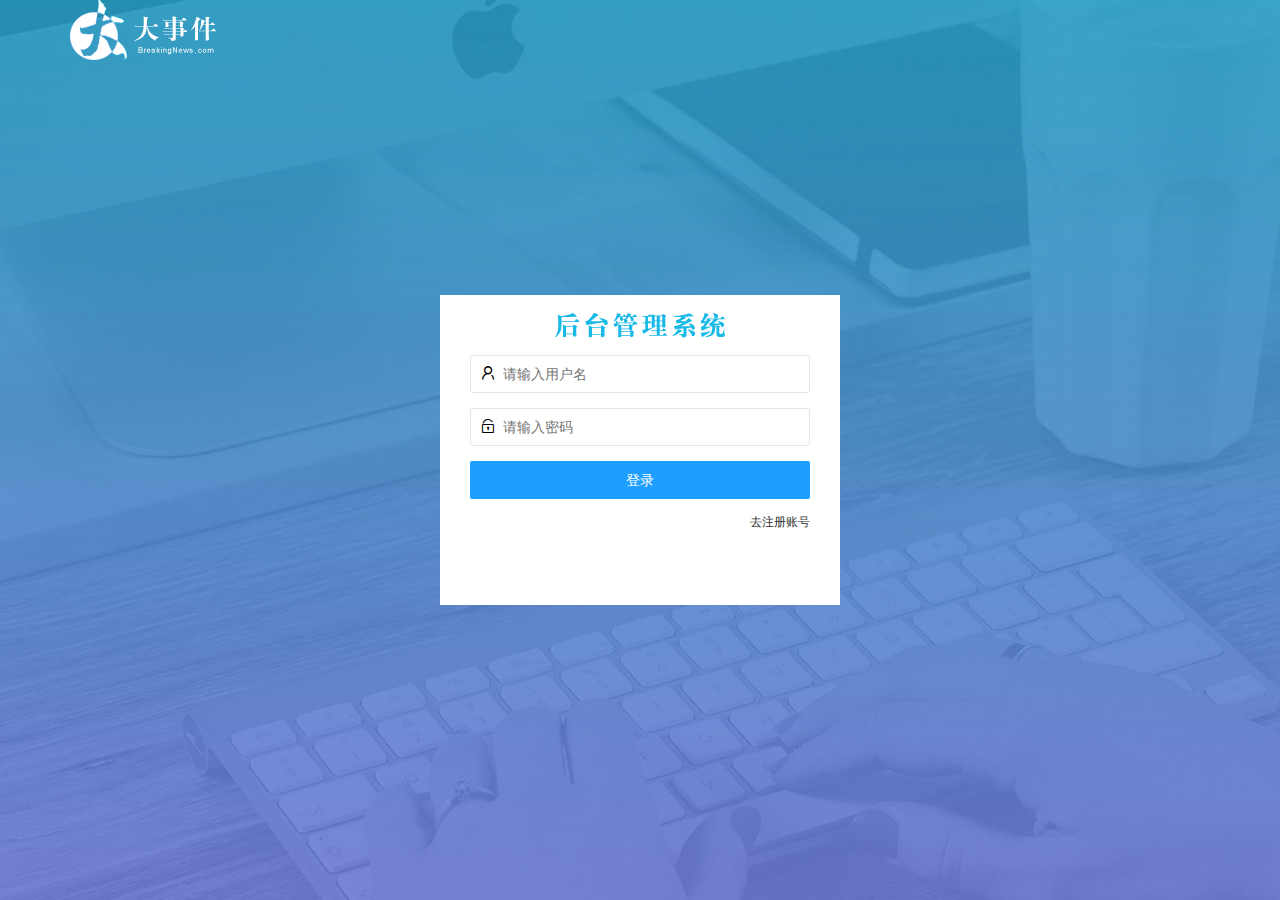
<file: login.html>
<!DOCTYPE html>
<html lang="en">
<head>
    <meta charset="UTF-8">
    <meta http-equiv="X-UA-Compatible" content="IE=edge">
    <meta name="viewport" content="width=device-width, initial-scale=1.0">
    <title>Document</title>
    <!-- 导入layui的样式 -->
    <link rel="stylesheet" href="/assets/lib/layui/css/layui.css"/>
    <!-- 导入自己的样式 -->
    <link rel="stylesheet" href="/assets/css/login.css"/>
</head>
<body>
    <!-- 头部的logo区域 -->
    <div class="layui-main">
        <img src="/assets/images/logo.png" alt="">
    </div>

    <!-- 登录注册区域 -->
    <div class="loginAndRegBox">
        <div class="title-box"></div>

        <!-- 登录的div -->
        <div class="login-box">
            <!-- 登录的表单 -->
            <form class="layui-form" id="form_login">
                <!-- 用户名 -->
             <div class="layui-form-item">
                <i class="layui-icon layui-icon-username"></i>   
                 <input type="text" name="username" required  lay-verify="required" placeholder="请输入用户名" autocomplete="off" class="layui-input">
            </div>
            <!-- 密码 -->
            <div class="layui-form-item">
                <i class="layui-icon layui-icon-password"></i>   
                 <input type="password" name="password" required  lay-verify="required|pwd" placeholder="请输入密码" autocomplete="off" class="layui-input">
            </div>
            <!-- 登录按钮 -->
            <div class="layui-form-item">
                <!-- 表单按钮和普通按钮区别在于，有个lay-submit属性 -->
                 <button class="layui-btn layui-btn-fluid  layui-btn-normal" lay-submit>登录</button>
            </div>
            <div class="layui-form-item links">
                 <a href="javascript:;" id="link_reg">去注册账号</a>
            </div>
            </form>
           
        </div>

        <!-- 注册的div -->
        <div class="reg-box">
            <!-- 注册的表单 -->
         <form class="layui-form" id="form_reg">
            <!-- 用户名 -->
             <div class="layui-form-item">
                <i class="layui-icon layui-icon-username"></i>   
                 <input type="text" name="username" required  lay-verify="required" placeholder="请输入用户名" autocomplete="off" class="layui-input">
            </div>
            <!-- 密码 -->
            <div class="layui-form-item">
                <i class="layui-icon layui-icon-password"></i>   
                 <input type="password" name="password" required  lay-verify="required|pwd"placeholder="请输入密码" autocomplete="off" class="layui-input">
            </div>
            <!-- 密码确认框 -->
             <div class="layui-form-item">
                <i class="layui-icon layui-icon-password"></i>   
                <input type="password" name="repassword" required  lay-verify="required|pwd|repwd" placeholder="再次确认密码" autocomplete="off" class="layui-input">
            </div>
            <!-- 注册按钮 -->
            <div class="layui-form-item">
                <!-- 表单按钮和普通按钮区别在于，有个lay-submit属性 -->
                 <button class="layui-btn layui-btn-fluid  layui-btn-normal" lay-submit>注册</button>
            </div>
            <div class="layui-form-item links">
                <a href="javascript:;" id="link_login">去登陆</a>
            </div>
        </form>
            
        </div>

    </div>

    <!-- 导入layui的js文件 -->
    <script src="/assets/lib/layui/layui.all.js"></script>

    <!-- 导入jQuery -->
    <script src="/assets/lib/jquery.js"></script>
    <!-- 导人自己封装的baseAPI.js -->
    <script src="/assets/js/baseAPI.js"></script>
    <!-- 导入自己的js -->
    <script src="/assets/js/login.js"></script>
</body>
</html>
</file>
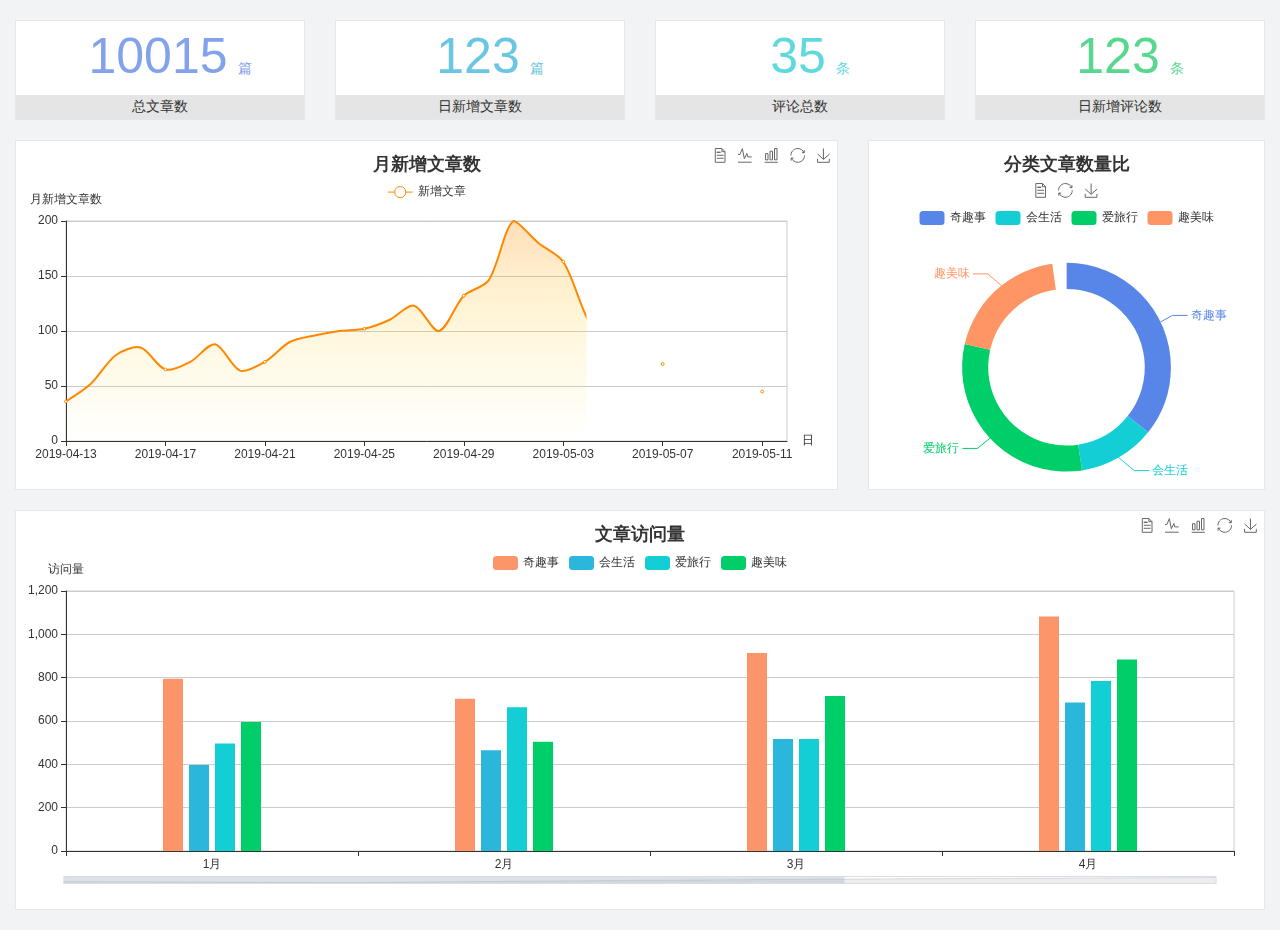
<file: home/dashboard.html>
<!DOCTYPE html>
<html lang="en">

<head>
  <meta charset="UTF-8">
  <meta name="viewport" content="width=device-width, initial-scale=1.0">
  <meta http-equiv="X-UA-Compatible" content="ie=edge">
  <title>图表统计</title>
  <link rel="stylesheet" href="../../assets/lib/bootstrap.css" />
  <link rel="stylesheet" href="../../assets/lib/main.css" />
  <script src="../../assets/lib/jquery.js"></script>
  <script type="text/javascript" src="../../assets/lib/echarts.min.js"></script>
</head>

<body>
  <div class="container-fluid">
    <div class="row spannel_list">
      <div class="col-sm-3 col-xs-6">
        <div class="spannel">
          <em>10015</em><span>篇</span>
          <b>总文章数</b>
        </div>
      </div>
      <div class="col-sm-3 col-xs-6">
        <div class="spannel scolor01">
          <em>123</em><span>篇</span>
          <b>日新增文章数</b>
        </div>
      </div>
      <div class="col-sm-3 col-xs-6">
        <div class="spannel scolor02">
          <em>35</em><span>条</span>
          <b>评论总数</b>
        </div>
      </div>
      <div class="col-sm-3 col-xs-6">
        <div class="spannel scolor03">
          <em>123</em><span>条</span>
          <b>日新增评论数</b>
        </div>
      </div>
    </div>
  </div>

  <div class="container-fluid">
    <div class="row curve-pie">
      <div class="col-lg-8 col-md-8">
        <div class="gragh_pannel" id="curve_show"></div>
      </div>
      <div class="col-lg-4 col-md-4">
        <div class="gragh_pannel" id="pie_show"></div>
      </div>
    </div>
  </div>

  <div class="container-fluid">
    <div class="column_pannel" id="column_show"></div>
  </div>

  <script>
    var oChart = echarts.init(document.getElementById('curve_show'));
    var aList_all = [
      { 'count': 36, 'date': '2019-04-13' },
      { 'count': 52, 'date': '2019-04-14' },
      { 'count': 78, 'date': '2019-04-15' },
      { 'count': 85, 'date': '2019-04-16' },
      { 'count': 65, 'date': '2019-04-17' },
      { 'count': 72, 'date': '2019-04-18' },
      { 'count': 88, 'date': '2019-04-19' },
      { 'count': 64, 'date': '2019-04-20' },
      { 'count': 72, 'date': '2019-04-21' },
      { 'count': 90, 'date': '2019-04-22' },
      { 'count': 96, 'date': '2019-04-23' },
      { 'count': 100, 'date': '2019-04-24' },
      { 'count': 102, 'date': '2019-04-25' },
      { 'count': 110, 'date': '2019-04-26' },
      { 'count': 123, 'date': '2019-04-27' },
      { 'count': 100, 'date': '2019-04-28' },
      { 'count': 132, 'date': '2019-04-29' },
      { 'count': 146, 'date': '2019-04-30' },
      { 'count': 200, 'date': '2019-05-01' },
      { 'count': 180, 'date': '2019-05-02' },
      { 'count': 163, 'date': '2019-05-03' },
      { 'count': 110, 'date': '2019-05-04' },
      { 'count': 80, 'date': '2019-05-05' },
      { 'count': 82, 'date': '2019-05-06' },
      { 'count': 70, 'date': '2019-05-07' },
      { 'count': 65, 'date': '2019-05-08' },
      { 'count': 54, 'date': '2019-05-09' },
      { 'count': 40, 'date': '2019-05-10' },
      { 'count': 45, 'date': '2019-05-11' },
      { 'count': 38, 'date': '2019-05-12' },
    ];

    let aCount = [];
    let aDate = [];

    for (var i = 0; i < aList_all.length; i++) {
      aCount.push(aList_all[i].count);
      aDate.push(aList_all[i].date);
    }

    var chartopt = {
      title: {
        text: '月新增文章数',
        left: 'center',
        top: '10'
      },
      tooltip: {
        trigger: 'axis'
      },
      legend: {
        data: ['新增文章'],
        top: '40'
      },
      toolbox: {
        show: true,
        feature: {
          mark: { show: true },
          dataView: { show: true, readOnly: false },
          magicType: { show: true, type: ['line', 'bar'] },
          restore: { show: true },
          saveAsImage: { show: true }
        }
      },
      calculable: true,
      xAxis: [
        {
          name: '日',
          type: 'category',
          boundaryGap: false,
          data: aDate
        }
      ],
      yAxis: [
        {
          name: '月新增文章数',
          type: 'value'
        }
      ],
      series: [
        {
          name: '新增文章',
          type: 'line',
          smooth: true,
          itemStyle: { normal: { areaStyle: { type: 'default' }, color: '#f80' }, lineStyle: { color: '#f80' } },
          data: aCount
        }],
      areaStyle: {
        normal: {
          color: new echarts.graphic.LinearGradient(0, 0, 0, 1, [{
            offset: 0,
            color: 'rgba(255,136,0,0.39)'
          }, {
            offset: .34,
            color: 'rgba(255,180,0,0.25)'
          }, {
            offset: 1,
            color: 'rgba(255,222,0,0.00)'
          }])

        }
      },
      grid: {
        show: true,
        x: 50,
        x2: 50,
        y: 80,
        height: 220
      }
    };

    oChart.setOption(chartopt);


    var oPie = echarts.init(document.getElementById('pie_show'));
    var oPieopt =
    {
      title: {
        top: 10,
        text: '分类文章数量比',
        x: 'center'
      },
      tooltip: {
        trigger: 'item',
        formatter: "{a} <br/>{b} : {c} ({d}%)"
      },
      color: ['#5885e8', '#13cfd5', '#00ce68', '#ff9565'],
      legend: {
        x: 'center',
        top: 65,
        data: ['奇趣事', '会生活', '爱旅行', '趣美味']
      },
      toolbox: {
        show: true,
        x: 'center',
        top: 35,
        feature: {
          mark: { show: true },
          dataView: { show: true, readOnly: false },
          magicType: {
            show: true,
            type: ['pie', 'funnel'],
            option: {
              funnel: {
                x: '25%',
                width: '50%',
                funnelAlign: 'left',
                max: 1548
              }
            }
          },
          restore: { show: true },
          saveAsImage: { show: true }
        }
      },
      calculable: true,
      series: [
        {
          name: '访问来源',
          type: 'pie',
          radius: ['45%', '60%'],
          center: ['50%', '65%'],
          data: [
            { value: 300, name: '奇趣事' },
            { value: 100, name: '会生活' },
            { value: 260, name: '爱旅行' },
            { value: 180, name: '趣美味' }
          ]
        }
      ]
    };
    oPie.setOption(oPieopt);



    var oColumn = this.echarts.init(document.getElementById('column_show'));
    var oColumnopt =
    {
      title: {
        text: '文章访问量',
        left: 'center',
        top: '10'
      },
      tooltip: {
        trigger: 'axis'
      },
      legend: {
        data: ['奇趣事', '会生活', '爱旅行', '趣美味'],
        top: '40'
      },
      toolbox: {
        show: true,
        feature: {
          mark: { show: true },
          dataView: { show: true, readOnly: false },
          magicType: { show: true, type: ['line', 'bar'] },
          restore: { show: true },
          saveAsImage: { show: true }
        }
      },
      calculable: true,
      xAxis: [
        {
          type: 'category',
          data: ['1月', '2月', '3月', '4月', '5月']
        }
      ],
      yAxis: [
        {
          name: '访问量',
          type: 'value'
        }
      ],
      series: [
        {
          name: '奇趣事',
          type: 'bar',
          barWidth: 20,
          itemStyle: {
            normal: { areaStyle: { type: 'default' }, color: '#fd956a' }
          },
          data: [800, 708, 920, 1090, 1200]
        },
        {
          name: '会生活',
          type: 'bar',
          barWidth: 20,
          itemStyle: {
            normal: { areaStyle: { type: 'default' }, color: '#2bb6db' }
          },
          data: [400, 468, 520, 690, 800]
        },
        {
          name: '爱旅行',
          type: 'bar',
          barWidth: 20,
          itemStyle: {
            normal: { areaStyle: { type: 'default' }, color: '#13cfd5' }
          },
          data: [500, 668, 520, 790, 900]
        },
        {
          name: '趣美味',
          type: 'bar',
          barWidth: 20,
          itemStyle: {
            normal: { areaStyle: { type: 'default' }, color: '#00ce68' }
          },
          data: [600, 508, 720, 890, 1000]
        }
      ],
      grid: {
        show: true,
        x: 50,
        x2: 30,
        y: 80,
        height: 260
      },
      dataZoom: [//给x轴设置滚动条
        {
          start: 0,//默认为0
          end: 100 - 1000 / 31,//默认为100
          type: 'slider',
          show: true,
          xAxisIndex: [0],
          handleSize: 0,//滑动条的 左右2个滑动条的大小
          height: 8,//组件高度
          left: 45, //左边的距离
          right: 50,//右边的距离
          bottom: 26,//右边的距离
          handleColor: '#ddd',//h滑动图标的颜色
          handleStyle: {
            borderColor: "#cacaca",
            borderWidth: "1",
            shadowBlur: 2,
            background: "#ddd",
            shadowColor: "#ddd",
          }
        }]
    };
    oColumn.setOption(oColumnopt);
  </script>
</body>

</html>
</file>
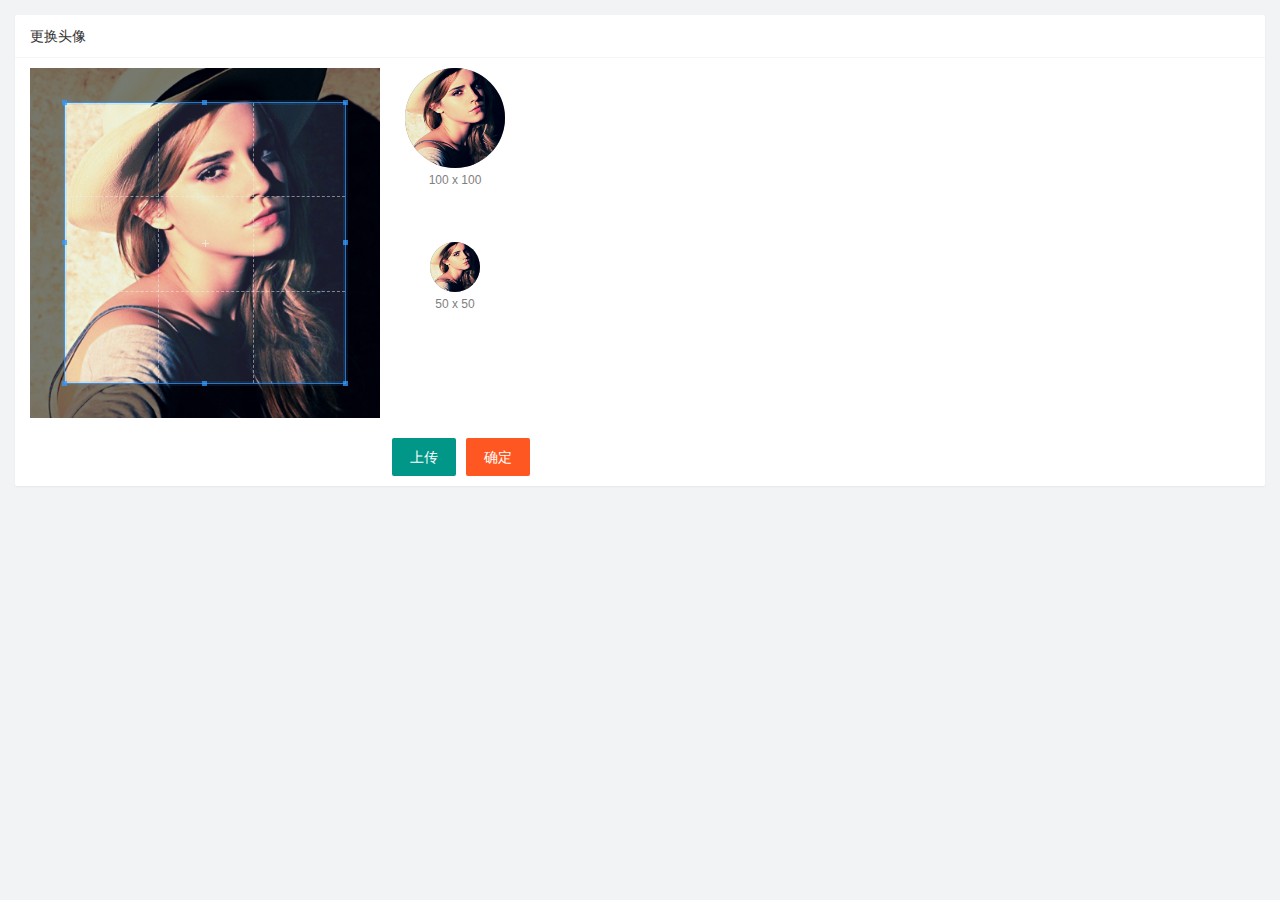
<file: user/user_avatar.html>
<!DOCTYPE html>
<html lang="en">
<head>
    <meta charset="UTF-8">
    <meta http-equiv="X-UA-Compatible" content="IE=edge">
    <meta name="viewport" content="width=device-width, initial-scale=1.0">
    <title>Document</title>
    <link rel="stylesheet" href="/assets/lib/layui/css/layui.css"/>
    <link rel="stylesheet" href="/assets/lib/cropper/cropper.css" />
    <link rel="stylesheet" href="/assets/css/user/user_avatar.css">
</head>
<body>
    <!-- 卡片区域 -->
<div class="layui-card">
  <div class="layui-card-header">更换头像</div>
  <div class="layui-card-body">
        <!-- 第一行的图片裁剪和预览区域 -->
     <div class="row1">
       <!-- 图片裁剪区域 -->
       <div class="cropper-box">
         <!-- 这个 img 标签很重要，将来会把它初始化为裁剪区域 -->
         <img id="image" src="/assets/images/sample.jpg" />
       </div>
       <!-- 图片的预览区域 -->
       <div class="preview-box">
         <div>
           <!-- 宽高为 100px 的预览区域 -->
           <div class="img-preview w100"></div>
           <p class="size">100 x 100</p>
         </div>
         <div>
           <!-- 宽高为 50px 的预览区域 -->
           <div class="img-preview w50"></div>
           <p class="size">50 x 50</p>
         </div>
       </div>
     </div>
   
     <!-- 第二行的按钮区域 -->
     <div class="row2">
        <!-- 通过accept属性，可以指定用户选择什么类型的文件 -->
        <input type="file"  id="file" accept="image/png,image/jpeg"/>
       <button type="button" class="layui-btn" id="btnChooseImage">上传</button>
       <button type="button" class="layui-btn layui-btn-danger" id="btnUpload">确定</button>
     </div>
  </div>
</div>
   <script src="/assets/lib/layui/layui.all.js"></script>
   <script src="/assets/lib/jquery.js"></script>
   <script src="/assets/lib/cropper/Cropper.js"></script>
   <script src="/assets/lib/cropper/jquery-cropper.js"></script>
   <script src="/assets/js/baseAPI.js"></script>
   <script src="/assets/js/user/user_avatar.js"></script>
</body>
</html>
</file>
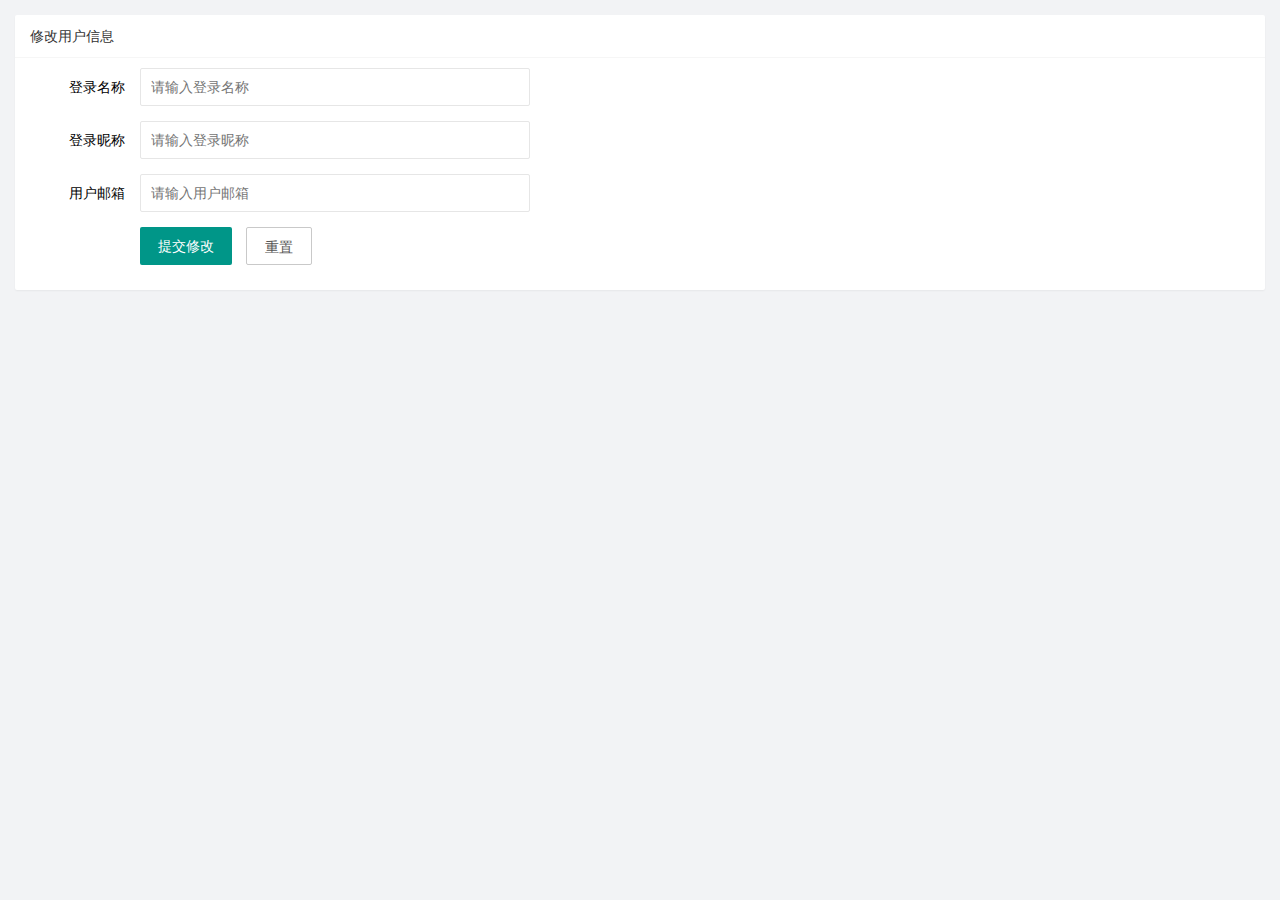
<file: user/user_info.html>
<!DOCTYPE html>
<html lang="en">
<head>
    <meta charset="UTF-8">
    <meta http-equiv="X-UA-Compatible" content="IE=edge">
    <meta name="viewport" content="width=device-width, initial-scale=1.0">
    <title>Document</title>
    <!-- 导入layui的样式 -->
    <link rel="stylesheet" href="/assets/lib/layui/css/layui.css"/>
    <!-- 导入自己的样式 -->
    <link rel="stylesheet" href="/assets/css/user/user_info.css"/>
</head>
<body>
    <!-- 卡片区域 -->
<div class="layui-card">
  <div class="layui-card-header">修改用户信息</div>
  <div class="layui-card-body">
   <form class="layui-form" lay-filter="formUserInfo">
    <div class="layui-form-item">
        <label class="layui-form-label">登录名称</label>
        <div class="layui-input-block">
        <input type="text" name="username" required  lay-verify="required" placeholder="请输入登录名称" autocomplete="off" class="layui-input"
        readonly>
       </div>
    </div>
    <div class="layui-form-item">
        <label class="layui-form-label">登录昵称</label>
        <div class="layui-input-block">
        <input type="text" name="nickname" required  lay-verify="required|nickname" placeholder="请输入登录昵称" autocomplete="off" class="layui-input">
       </div>
    </div>
    <div class="layui-form-item">
        <label class="layui-form-label">用户邮箱</label>
        <div class="layui-input-block">
        <input type="text" name="email" required  lay-verify="required|email" placeholder="请输入用户邮箱" autocomplete="off" class="layui-input">
       </div>
    </div>
    <div class="layui-form-item">
    <div class="layui-input-block">
      <button class="layui-btn" lay-submit lay-filter="formDemo">提交修改</button>
      <button type="reset" class="layui-btn layui-btn-primary" id="btnReset">重置</button>
    </div>
    </div>
   </form>
</div>
</div>

<!-- 导入layui的js -->
<script src="/assets/lib/layui/layui.all.js"></script>
<!-- 导入jquery -->
<script src="/assets/lib/jquery.js"></script>
<!-- 导入baseAPI的js -->
<script src="/assets/js/baseAPI.js"></script>
<!-- 导入自己的js -->
<script src="/assets/js/user/user_info.js"></script>
</body>
</html>
</file>
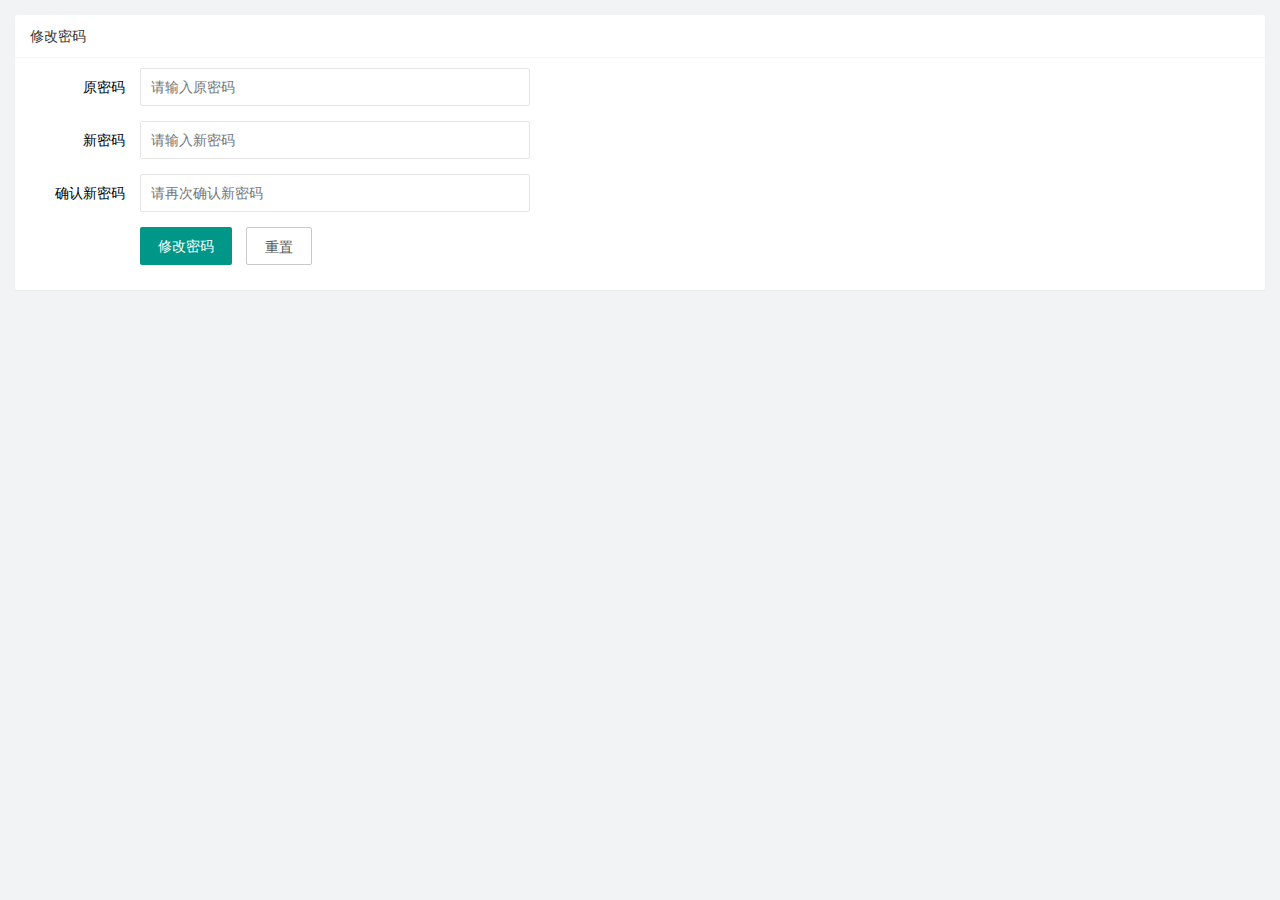
<file: user/user_pwd.html>
<!DOCTYPE html>
<html lang="en">
<head>
    <meta charset="UTF-8">
    <meta http-equiv="X-UA-Compatible" content="IE=edge">
    <meta name="viewport" content="width=device-width, initial-scale=1.0">
    <title>Document</title>
    <link rel="stylesheet" href="/assets/lib/layui/css/layui.css"/>
    <link rel="stylesheet" href="/assets/css/user/user_info.css"/>
</head>
<body>
    <!-- 卡片区域 -->
 <div class="layui-card">
  <div class="layui-card-header">修改密码</div>
  <div class="layui-card-body">
   <form class="layui-form" action="">
    <div class="layui-form-item">
        <label class="layui-form-label">原密码</label>
        <div class="layui-input-block">
        <input type="password" name="oldPwd" required  lay-verify="required|pwd" placeholder="请输入原密码" autocomplete="off" class="layui-input">
        </div>
    </div>
    <div class="layui-form-item">
        <label class="layui-form-label">新密码</label>
        <div class="layui-input-block">
        <input type="password" name="newPwd" required  lay-verify="required|pwd|samePwd" placeholder="请输入新密码" autocomplete="off" class="layui-input">
        </div>
    </div>
    <div class="layui-form-item">
        <label class="layui-form-label">确认新密码</label>
        <div class="layui-input-block">
        <input type="password" name="rePwd" required  lay-verify="required|pwd|rePwd" placeholder="请再次确认新密码" autocomplete="off" class="layui-input">
        </div>
    </div>
    <div class="layui-form-item">
        <div class="layui-input-block">
            <button class="layui-btn" lay-submit lay-filter="formDemo">修改密码</button>
            <button type="reset" class="layui-btn layui-btn-primary">重置</button>
        </div>
    </div>
   </form>
  </div>
</div>

<!-- 导入layui的js -->
<script src="/assets/lib/layui/layui.all.js"></script>
<!-- 导入jQuery的js -->
<script src="/assets/lib/jquery.js"></script>
<!-- 导入baseAPI的js -->
<script src="/assets/js/baseAPI.js"></script>
<!-- 导入自己的js -->
<script src="/assets/js/user/user_pwd.js"></script>
</body>
</html>
</file>
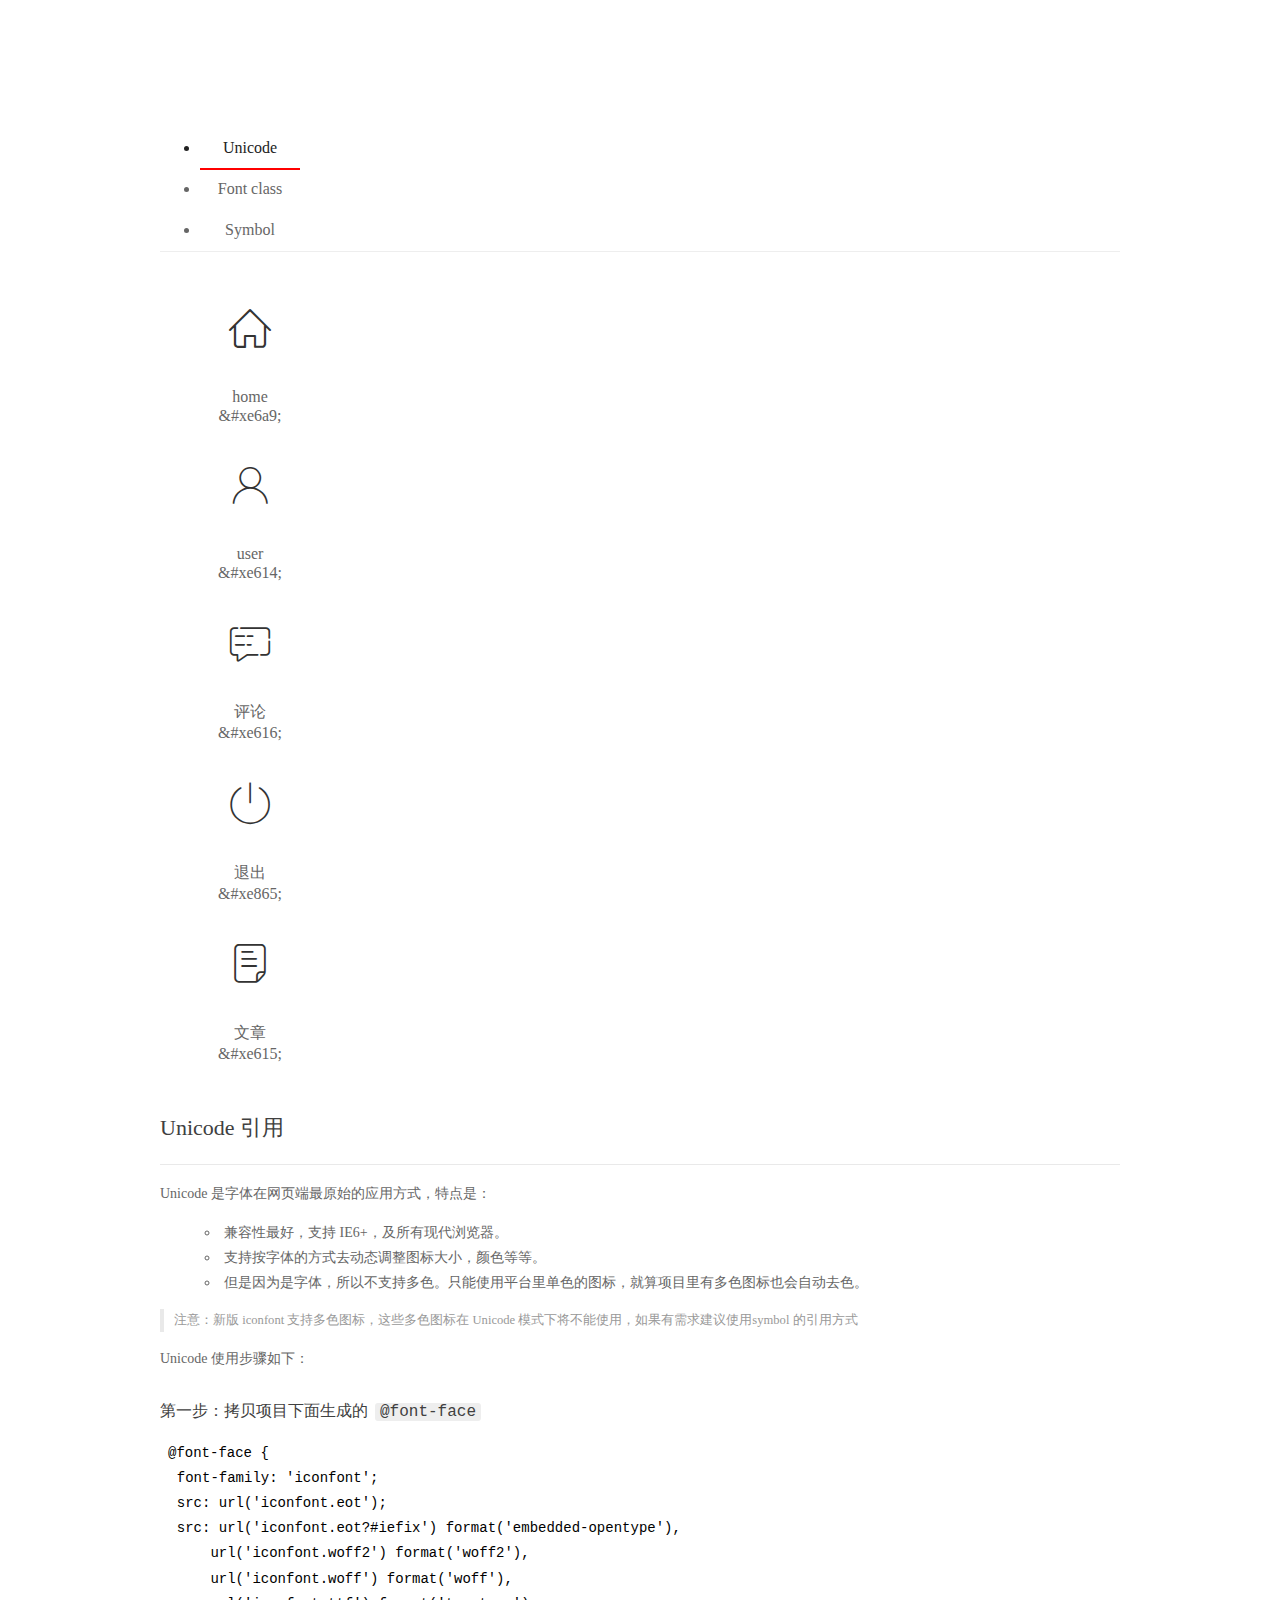
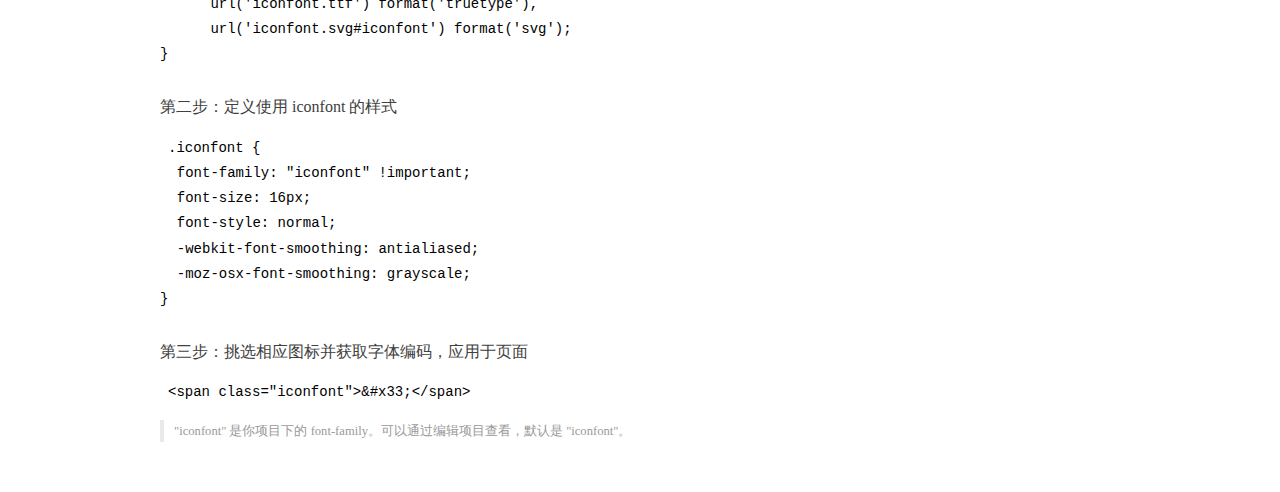
<file: assets/fonts/demo_index.html>
<!DOCTYPE html>
<html>
<head>
  <meta charset="utf-8"/>
  <title>IconFont Demo</title>
  <link rel="shortcut icon" href="https://gtms04.alicdn.com/tps/i4/TB1_oz6GVXXXXaFXpXXJDFnIXXX-64-64.ico" type="image/x-icon"/>
  <link rel="stylesheet" href="https://g.alicdn.com/thx/cube/1.3.2/cube.min.css">
  <link rel="stylesheet" href="demo.css">
  <link rel="stylesheet" href="iconfont.css">
  <script src="iconfont.js"></script>
  <!-- jQuery -->
  <script src="https://a1.alicdn.com/oss/uploads/2018/12/26/7bfddb60-08e8-11e9-9b04-53e73bb6408b.js"></script>
  <!-- 代码高亮 -->
  <script src="https://a1.alicdn.com/oss/uploads/2018/12/26/a3f714d0-08e6-11e9-8a15-ebf944d7534c.js"></script>
</head>
<body>
  <div class="main">
    <h1 class="logo"><a href="https://www.iconfont.cn/" title="iconfont 首页" target="_blank">&#xe86b;</a></h1>
    <div class="nav-tabs">
      <ul id="tabs" class="dib-box">
        <li class="dib active"><span>Unicode</span></li>
        <li class="dib"><span>Font class</span></li>
        <li class="dib"><span>Symbol</span></li>
      </ul>
      
    </div>
    <div class="tab-container">
      <div class="content unicode" style="display: block;">
          <ul class="icon_lists dib-box">
          
            <li class="dib">
              <span class="icon iconfont">&#xe6a9;</span>
                <div class="name">home</div>
                <div class="code-name">&amp;#xe6a9;</div>
              </li>
          
            <li class="dib">
              <span class="icon iconfont">&#xe614;</span>
                <div class="name">user</div>
                <div class="code-name">&amp;#xe614;</div>
              </li>
          
            <li class="dib">
              <span class="icon iconfont">&#xe616;</span>
                <div class="name">评论</div>
                <div class="code-name">&amp;#xe616;</div>
              </li>
          
            <li class="dib">
              <span class="icon iconfont">&#xe865;</span>
                <div class="name">退出</div>
                <div class="code-name">&amp;#xe865;</div>
              </li>
          
            <li class="dib">
              <span class="icon iconfont">&#xe615;</span>
                <div class="name">文章</div>
                <div class="code-name">&amp;#xe615;</div>
              </li>
          
          </ul>
          <div class="article markdown">
          <h2 id="unicode-">Unicode 引用</h2>
          <hr>

          <p>Unicode 是字体在网页端最原始的应用方式，特点是：</p>
          <ul>
            <li>兼容性最好，支持 IE6+，及所有现代浏览器。</li>
            <li>支持按字体的方式去动态调整图标大小，颜色等等。</li>
            <li>但是因为是字体，所以不支持多色。只能使用平台里单色的图标，就算项目里有多色图标也会自动去色。</li>
          </ul>
          <blockquote>
            <p>注意：新版 iconfont 支持多色图标，这些多色图标在 Unicode 模式下将不能使用，如果有需求建议使用symbol 的引用方式</p>
          </blockquote>
          <p>Unicode 使用步骤如下：</p>
          <h3 id="-font-face">第一步：拷贝项目下面生成的 <code>@font-face</code></h3>
<pre><code class="language-css"
>@font-face {
  font-family: 'iconfont';
  src: url('iconfont.eot');
  src: url('iconfont.eot?#iefix') format('embedded-opentype'),
      url('iconfont.woff2') format('woff2'),
      url('iconfont.woff') format('woff'),
      url('iconfont.ttf') format('truetype'),
      url('iconfont.svg#iconfont') format('svg');
}
</code></pre>
          <h3 id="-iconfont-">第二步：定义使用 iconfont 的样式</h3>
<pre><code class="language-css"
>.iconfont {
  font-family: "iconfont" !important;
  font-size: 16px;
  font-style: normal;
  -webkit-font-smoothing: antialiased;
  -moz-osx-font-smoothing: grayscale;
}
</code></pre>
          <h3 id="-">第三步：挑选相应图标并获取字体编码，应用于页面</h3>
<pre>
<code class="language-html"
>&lt;span class="iconfont"&gt;&amp;#x33;&lt;/span&gt;
</code></pre>
          <blockquote>
            <p>"iconfont" 是你项目下的 font-family。可以通过编辑项目查看，默认是 "iconfont"。</p>
          </blockquote>
          </div>
      </div>
      <div class="content font-class">
        <ul class="icon_lists dib-box">
          
          <li class="dib">
            <span class="icon iconfont icon-home"></span>
            <div class="name">
              home
            </div>
            <div class="code-name">.icon-home
            </div>
          </li>
          
          <li class="dib">
            <span class="icon iconfont icon-user"></span>
            <div class="name">
              user
            </div>
            <div class="code-name">.icon-user
            </div>
          </li>
          
          <li class="dib">
            <span class="icon iconfont icon-pinglun"></span>
            <div class="name">
              评论
            </div>
            <div class="code-name">.icon-pinglun
            </div>
          </li>
          
          <li class="dib">
            <span class="icon iconfont icon-tuichu"></span>
            <div class="name">
              退出
            </div>
            <div class="code-name">.icon-tuichu
            </div>
          </li>
          
          <li class="dib">
            <span class="icon iconfont icon-16"></span>
            <div class="name">
              文章
            </div>
            <div class="code-name">.icon-16
            </div>
          </li>
          
        </ul>
        <div class="article markdown">
        <h2 id="font-class-">font-class 引用</h2>
        <hr>

        <p>font-class 是 Unicode 使用方式的一种变种，主要是解决 Unicode 书写不直观，语意不明确的问题。</p>
        <p>与 Unicode 使用方式相比，具有如下特点：</p>
        <ul>
          <li>兼容性良好，支持 IE8+，及所有现代浏览器。</li>
          <li>相比于 Unicode 语意明确，书写更直观。可以很容易分辨这个 icon 是什么。</li>
          <li>因为使用 class 来定义图标，所以当要替换图标时，只需要修改 class 里面的 Unicode 引用。</li>
          <li>不过因为本质上还是使用的字体，所以多色图标还是不支持的。</li>
        </ul>
        <p>使用步骤如下：</p>
        <h3 id="-fontclass-">第一步：引入项目下面生成的 fontclass 代码：</h3>
<pre><code class="language-html">&lt;link rel="stylesheet" href="./iconfont.css"&gt;
</code></pre>
        <h3 id="-">第二步：挑选相应图标并获取类名，应用于页面：</h3>
<pre><code class="language-html">&lt;span class="iconfont icon-xxx"&gt;&lt;/span&gt;
</code></pre>
        <blockquote>
          <p>"
            iconfont" 是你项目下的 font-family。可以通过编辑项目查看，默认是 "iconfont"。</p>
        </blockquote>
      </div>
      </div>
      <div class="content symbol">
          <ul class="icon_lists dib-box">
          
            <li class="dib">
                <svg class="icon svg-icon" aria-hidden="true">
                  <use xlink:href="#icon-home"></use>
                </svg>
                <div class="name">home</div>
                <div class="code-name">#icon-home</div>
            </li>
          
            <li class="dib">
                <svg class="icon svg-icon" aria-hidden="true">
                  <use xlink:href="#icon-user"></use>
                </svg>
                <div class="name">user</div>
                <div class="code-name">#icon-user</div>
            </li>
          
            <li class="dib">
                <svg class="icon svg-icon" aria-hidden="true">
                  <use xlink:href="#icon-pinglun"></use>
                </svg>
                <div class="name">评论</div>
                <div class="code-name">#icon-pinglun</div>
            </li>
          
            <li class="dib">
                <svg class="icon svg-icon" aria-hidden="true">
                  <use xlink:href="#icon-tuichu"></use>
                </svg>
                <div class="name">退出</div>
                <div class="code-name">#icon-tuichu</div>
            </li>
          
            <li class="dib">
                <svg class="icon svg-icon" aria-hidden="true">
                  <use xlink:href="#icon-16"></use>
                </svg>
                <div class="name">文章</div>
                <div class="code-name">#icon-16</div>
            </li>
          
          </ul>
          <div class="article markdown">
          <h2 id="symbol-">Symbol 引用</h2>
          <hr>

          <p>这是一种全新的使用方式，应该说这才是未来的主流，也是平台目前推荐的用法。相关介绍可以参考这篇<a href="">文章</a>
            这种用法其实是做了一个 SVG 的集合，与另外两种相比具有如下特点：</p>
          <ul>
            <li>支持多色图标了，不再受单色限制。</li>
            <li>通过一些技巧，支持像字体那样，通过 <code>font-size</code>, <code>color</code> 来调整样式。</li>
            <li>兼容性较差，支持 IE9+，及现代浏览器。</li>
            <li>浏览器渲染 SVG 的性能一般，还不如 png。</li>
          </ul>
          <p>使用步骤如下：</p>
          <h3 id="-symbol-">第一步：引入项目下面生成的 symbol 代码：</h3>
<pre><code class="language-html">&lt;script src="./iconfont.js"&gt;&lt;/script&gt;
</code></pre>
          <h3 id="-css-">第二步：加入通用 CSS 代码（引入一次就行）：</h3>
<pre><code class="language-html">&lt;style&gt;
.icon {
  width: 1em;
  height: 1em;
  vertical-align: -0.15em;
  fill: currentColor;
  overflow: hidden;
}
&lt;/style&gt;
</code></pre>
          <h3 id="-">第三步：挑选相应图标并获取类名，应用于页面：</h3>
<pre><code class="language-html">&lt;svg class="icon" aria-hidden="true"&gt;
  &lt;use xlink:href="#icon-xxx"&gt;&lt;/use&gt;
&lt;/svg&gt;
</code></pre>
          </div>
      </div>

    </div>
  </div>
  <script>
  $(document).ready(function () {
      $('.tab-container .content:first').show()

      $('#tabs li').click(function (e) {
        var tabContent = $('.tab-container .content')
        var index = $(this).index()

        if ($(this).hasClass('active')) {
          return
        } else {
          $('#tabs li').removeClass('active')
          $(this).addClass('active')

          tabContent.hide().eq(index).fadeIn()
        }
      })
    })
  </script>
</body>
</html>
</file>
<file: assets/lib/layui/css/layui.css>
/** layui-v2.5.5 MIT License By https://www.layui.com */
 .layui-inline,img{display:inline-block;vertical-align:middle}h1,h2,h3,h4,h5,h6{font-weight:400}.layui-edge,.layui-header,.layui-inline,.layui-main{position:relative}.layui-body,.layui-edge,.layui-elip{overflow:hidden}.layui-btn,.layui-edge,.layui-inline,img{vertical-align:middle}.layui-btn,.layui-disabled,.layui-icon,.layui-unselect{-moz-user-select:none;-webkit-user-select:none;-ms-user-select:none}.layui-elip,.layui-form-checkbox span,.layui-form-pane .layui-form-label{text-overflow:ellipsis;white-space:nowrap}.layui-breadcrumb,.layui-tree-btnGroup{visibility:hidden}blockquote,body,button,dd,div,dl,dt,form,h1,h2,h3,h4,h5,h6,input,li,ol,p,pre,td,textarea,th,ul{margin:0;padding:0;-webkit-tap-highlight-color:rgba(0,0,0,0)}a:active,a:hover{outline:0}img{border:none}li{list-style:none}table{border-collapse:collapse;border-spacing:0}h4,h5,h6{font-size:100%}button,input,optgroup,option,select,textarea{font-family:inherit;font-size:inherit;font-style:inherit;font-weight:inherit;outline:0}pre{white-space:pre-wrap;white-space:-moz-pre-wrap;white-space:-pre-wrap;white-space:-o-pre-wrap;word-wrap:break-word}body{line-height:24px;font:14px Helvetica Neue,Helvetica,PingFang SC,Tahoma,Arial,sans-serif}hr{height:1px;margin:10px 0;border:0;clear:both}a{color:#333;text-decoration:none}a:hover{color:#777}a cite{font-style:normal;*cursor:pointer}.layui-border-box,.layui-border-box *{box-sizing:border-box}.layui-box,.layui-box *{box-sizing:content-box}.layui-clear{clear:both;*zoom:1}.layui-clear:after{content:'\20';clear:both;*zoom:1;display:block;height:0}.layui-inline{*display:inline;*zoom:1}.layui-edge{display:inline-block;width:0;height:0;border-width:6px;border-style:dashed;border-color:transparent}.layui-edge-top{top:-4px;border-bottom-color:#999;border-bottom-style:solid}.layui-edge-right{border-left-color:#999;border-left-style:solid}.layui-edge-bottom{top:2px;border-top-color:#999;border-top-style:solid}.layui-edge-left{border-right-color:#999;border-right-style:solid}.layui-disabled,.layui-disabled:hover{color:#d2d2d2!important;cursor:not-allowed!important}.layui-circle{border-radius:100%}.layui-show{display:block!important}.layui-hide{display:none!important}@font-face{font-family:layui-icon;src:url(../font/iconfont.eot?v=250);src:url(../font/iconfont.eot?v=250#iefix) format('embedded-opentype'),url(../font/iconfont.woff2?v=250) format('woff2'),url(../font/iconfont.woff?v=250) format('woff'),url(../font/iconfont.ttf?v=250) format('truetype'),url(../font/iconfont.svg?v=250#layui-icon) format('svg')}.layui-icon{font-family:layui-icon!important;font-size:16px;font-style:normal;-webkit-font-smoothing:antialiased;-moz-osx-font-smoothing:grayscale}.layui-icon-reply-fill:before{content:"\e611"}.layui-icon-set-fill:before{content:"\e614"}.layui-icon-menu-fill:before{content:"\e60f"}.layui-icon-search:before{content:"\e615"}.layui-icon-share:before{content:"\e641"}.layui-icon-set-sm:before{content:"\e620"}.layui-icon-engine:before{content:"\e628"}.layui-icon-close:before{content:"\1006"}.layui-icon-close-fill:before{content:"\1007"}.layui-icon-chart-screen:before{content:"\e629"}.layui-icon-star:before{content:"\e600"}.layui-icon-circle-dot:before{content:"\e617"}.layui-icon-chat:before{content:"\e606"}.layui-icon-release:before{content:"\e609"}.layui-icon-list:before{content:"\e60a"}.layui-icon-chart:before{content:"\e62c"}.layui-icon-ok-circle:before{content:"\1005"}.layui-icon-layim-theme:before{content:"\e61b"}.layui-icon-table:before{content:"\e62d"}.layui-icon-right:before{content:"\e602"}.layui-icon-left:before{content:"\e603"}.layui-icon-cart-simple:before{content:"\e698"}.layui-icon-face-cry:before{content:"\e69c"}.layui-icon-face-smile:before{content:"\e6af"}.layui-icon-survey:before{content:"\e6b2"}.layui-icon-tree:before{content:"\e62e"}.layui-icon-upload-circle:before{content:"\e62f"}.layui-icon-add-circle:before{content:"\e61f"}.layui-icon-download-circle:before{content:"\e601"}.layui-icon-templeate-1:before{content:"\e630"}.layui-icon-util:before{content:"\e631"}.layui-icon-face-surprised:before{content:"\e664"}.layui-icon-edit:before{content:"\e642"}.layui-icon-speaker:before{content:"\e645"}.layui-icon-down:before{content:"\e61a"}.layui-icon-file:before{content:"\e621"}.layui-icon-layouts:before{content:"\e632"}.layui-icon-rate-half:before{content:"\e6c9"}.layui-icon-add-circle-fine:before{content:"\e608"}.layui-icon-prev-circle:before{content:"\e633"}.layui-icon-read:before{content:"\e705"}.layui-icon-404:before{content:"\e61c"}.layui-icon-carousel:before{content:"\e634"}.layui-icon-help:before{content:"\e607"}.layui-icon-code-circle:before{content:"\e635"}.layui-icon-water:before{content:"\e636"}.layui-icon-username:before{content:"\e66f"}.layui-icon-find-fill:before{content:"\e670"}.layui-icon-about:before{content:"\e60b"}.layui-icon-location:before{content:"\e715"}.layui-icon-up:before{content:"\e619"}.layui-icon-pause:before{content:"\e651"}.layui-icon-date:before{content:"\e637"}.layui-icon-layim-uploadfile:before{content:"\e61d"}.layui-icon-delete:before{content:"\e640"}.layui-icon-play:before{content:"\e652"}.layui-icon-top:before{content:"\e604"}.layui-icon-friends:before{content:"\e612"}.layui-icon-refresh-3:before{content:"\e9aa"}.layui-icon-ok:before{content:"\e605"}.layui-icon-layer:before{content:"\e638"}.layui-icon-face-smile-fine:before{content:"\e60c"}.layui-icon-dollar:before{content:"\e659"}.layui-icon-group:before{content:"\e613"}.layui-icon-layim-download:before{content:"\e61e"}.layui-icon-picture-fine:before{content:"\e60d"}.layui-icon-link:before{content:"\e64c"}.layui-icon-diamond:before{content:"\e735"}.layui-icon-log:before{content:"\e60e"}.layui-icon-rate-solid:before{content:"\e67a"}.layui-icon-fonts-del:before{content:"\e64f"}.layui-icon-unlink:before{content:"\e64d"}.layui-icon-fonts-clear:before{content:"\e639"}.layui-icon-triangle-r:before{content:"\e623"}.layui-icon-circle:before{content:"\e63f"}.layui-icon-radio:before{content:"\e643"}.layui-icon-align-center:before{content:"\e647"}.layui-icon-align-right:before{content:"\e648"}.layui-icon-align-left:before{content:"\e649"}.layui-icon-loading-1:before{content:"\e63e"}.layui-icon-return:before{content:"\e65c"}.layui-icon-fonts-strong:before{content:"\e62b"}.layui-icon-upload:before{content:"\e67c"}.layui-icon-dialogue:before{content:"\e63a"}.layui-icon-video:before{content:"\e6ed"}.layui-icon-headset:before{content:"\e6fc"}.layui-icon-cellphone-fine:before{content:"\e63b"}.layui-icon-add-1:before{content:"\e654"}.layui-icon-face-smile-b:before{content:"\e650"}.layui-icon-fonts-html:before{content:"\e64b"}.layui-icon-form:before{content:"\e63c"}.layui-icon-cart:before{content:"\e657"}.layui-icon-camera-fill:before{content:"\e65d"}.layui-icon-tabs:before{content:"\e62a"}.layui-icon-fonts-code:before{content:"\e64e"}.layui-icon-fire:before{content:"\e756"}.layui-icon-set:before{content:"\e716"}.layui-icon-fonts-u:before{content:"\e646"}.layui-icon-triangle-d:before{content:"\e625"}.layui-icon-tips:before{content:"\e702"}.layui-icon-picture:before{content:"\e64a"}.layui-icon-more-vertical:before{content:"\e671"}.layui-icon-flag:before{content:"\e66c"}.layui-icon-loading:before{content:"\e63d"}.layui-icon-fonts-i:before{content:"\e644"}.layui-icon-refresh-1:before{content:"\e666"}.layui-icon-rmb:before{content:"\e65e"}.layui-icon-home:before{content:"\e68e"}.layui-icon-user:before{content:"\e770"}.layui-icon-notice:before{content:"\e667"}.layui-icon-login-weibo:before{content:"\e675"}.layui-icon-voice:before{content:"\e688"}.layui-icon-upload-drag:before{content:"\e681"}.layui-icon-login-qq:before{content:"\e676"}.layui-icon-snowflake:before{content:"\e6b1"}.layui-icon-file-b:before{content:"\e655"}.layui-icon-template:before{content:"\e663"}.layui-icon-auz:before{content:"\e672"}.layui-icon-console:before{content:"\e665"}.layui-icon-app:before{content:"\e653"}.layui-icon-prev:before{content:"\e65a"}.layui-icon-website:before{content:"\e7ae"}.layui-icon-next:before{content:"\e65b"}.layui-icon-component:before{content:"\e857"}.layui-icon-more:before{content:"\e65f"}.layui-icon-login-wechat:before{content:"\e677"}.layui-icon-shrink-right:before{content:"\e668"}.layui-icon-spread-left:before{content:"\e66b"}.layui-icon-camera:before{content:"\e660"}.layui-icon-note:before{content:"\e66e"}.layui-icon-refresh:before{content:"\e669"}.layui-icon-female:before{content:"\e661"}.layui-icon-male:before{content:"\e662"}.layui-icon-password:before{content:"\e673"}.layui-icon-senior:before{content:"\e674"}.layui-icon-theme:before{content:"\e66a"}.layui-icon-tread:before{content:"\e6c5"}.layui-icon-praise:before{content:"\e6c6"}.layui-icon-star-fill:before{content:"\e658"}.layui-icon-rate:before{content:"\e67b"}.layui-icon-template-1:before{content:"\e656"}.layui-icon-vercode:before{content:"\e679"}.layui-icon-cellphone:before{content:"\e678"}.layui-icon-screen-full:before{content:"\e622"}.layui-icon-screen-restore:before{content:"\e758"}.layui-icon-cols:before{content:"\e610"}.layui-icon-export:before{content:"\e67d"}.layui-icon-print:before{content:"\e66d"}.layui-icon-slider:before{content:"\e714"}.layui-icon-addition:before{content:"\e624"}.layui-icon-subtraction:before{content:"\e67e"}.layui-icon-service:before{content:"\e626"}.layui-icon-transfer:before{content:"\e691"}.layui-main{width:1140px;margin:0 auto}.layui-header{z-index:1000;height:60px}.layui-header a:hover{transition:all .5s;-webkit-transition:all .5s}.layui-side{position:fixed;left:0;top:0;bottom:0;z-index:999;width:200px;overflow-x:hidden}.layui-side-scroll{position:relative;width:220px;height:100%;overflow-x:hidden}.layui-body{position:absolute;left:200px;right:0;top:0;bottom:0;z-index:998;width:auto;overflow-y:auto;box-sizing:border-box}.layui-layout-body{overflow:hidden}.layui-layout-admin .layui-header{background-color:#23262E}.layui-layout-admin .layui-side{top:60px;width:200px;overflow-x:hidden}.layui-layout-admin .layui-body{position:fixed;top:60px;bottom:44px}.layui-layout-admin .layui-main{width:auto;margin:0 15px}.layui-layout-admin .layui-footer{position:fixed;left:200px;right:0;bottom:0;height:44px;line-height:44px;padding:0 15px;background-color:#eee}.layui-layout-admin .layui-logo{position:absolute;left:0;top:0;width:200px;height:100%;line-height:60px;text-align:center;color:#009688;font-size:16px}.layui-layout-admin .layui-header .layui-nav{background:0 0}.layui-layout-left{position:absolute!important;left:200px;top:0}.layui-layout-right{position:absolute!important;right:0;top:0}.layui-container{position:relative;margin:0 auto;padding:0 15px;box-sizing:border-box}.layui-fluid{position:relative;margin:0 auto;padding:0 15px}.layui-row:after,.layui-row:before{content:'';display:block;clear:both}.layui-col-lg1,.layui-col-lg10,.layui-col-lg11,.layui-col-lg12,.layui-col-lg2,.layui-col-lg3,.layui-col-lg4,.layui-col-lg5,.layui-col-lg6,.layui-col-lg7,.layui-col-lg8,.layui-col-lg9,.layui-col-md1,.layui-col-md10,.layui-col-md11,.layui-col-md12,.layui-col-md2,.layui-col-md3,.layui-col-md4,.layui-col-md5,.layui-col-md6,.layui-col-md7,.layui-col-md8,.layui-col-md9,.layui-col-sm1,.layui-col-sm10,.layui-col-sm11,.layui-col-sm12,.layui-col-sm2,.layui-col-sm3,.layui-col-sm4,.layui-col-sm5,.layui-col-sm6,.layui-col-sm7,.layui-col-sm8,.layui-col-sm9,.layui-col-xs1,.layui-col-xs10,.layui-col-xs11,.layui-col-xs12,.layui-col-xs2,.layui-col-xs3,.layui-col-xs4,.layui-col-xs5,.layui-col-xs6,.layui-col-xs7,.layui-col-xs8,.layui-col-xs9{position:relative;display:block;box-sizing:border-box}.layui-col-xs1,.layui-col-xs10,.layui-col-xs11,.layui-col-xs12,.layui-col-xs2,.layui-col-xs3,.layui-col-xs4,.layui-col-xs5,.layui-col-xs6,.layui-col-xs7,.layui-col-xs8,.layui-col-xs9{float:left}.layui-col-xs1{width:8.33333333%}.layui-col-xs2{width:16.66666667%}.layui-col-xs3{width:25%}.layui-col-xs4{width:33.33333333%}.layui-col-xs5{width:41.66666667%}.layui-col-xs6{width:50%}.layui-col-xs7{width:58.33333333%}.layui-col-xs8{width:66.66666667%}.layui-col-xs9{width:75%}.layui-col-xs10{width:83.33333333%}.layui-col-xs11{width:91.66666667%}.layui-col-xs12{width:100%}.layui-col-xs-offset1{margin-left:8.33333333%}.layui-col-xs-offset2{margin-left:16.66666667%}.layui-col-xs-offset3{margin-left:25%}.layui-col-xs-offset4{margin-left:33.33333333%}.layui-col-xs-offset5{margin-left:41.66666667%}.layui-col-xs-offset6{margin-left:50%}.layui-col-xs-offset7{margin-left:58.33333333%}.layui-col-xs-offset8{margin-left:66.66666667%}.layui-col-xs-offset9{margin-left:75%}.layui-col-xs-offset10{margin-left:83.33333333%}.layui-col-xs-offset11{margin-left:91.66666667%}.layui-col-xs-offset12{margin-left:100%}@media screen and (max-width:768px){.layui-hide-xs{display:none!important}.layui-show-xs-block{display:block!important}.layui-show-xs-inline{display:inline!important}.layui-show-xs-inline-block{display:inline-block!important}}@media screen and (min-width:768px){.layui-container{width:750px}.layui-hide-sm{display:none!important}.layui-show-sm-block{display:block!important}.layui-show-sm-inline{display:inline!important}.layui-show-sm-inline-block{display:inline-block!important}.layui-col-sm1,.layui-col-sm10,.layui-col-sm11,.layui-col-sm12,.layui-col-sm2,.layui-col-sm3,.layui-col-sm4,.layui-col-sm5,.layui-col-sm6,.layui-col-sm7,.layui-col-sm8,.layui-col-sm9{float:left}.layui-col-sm1{width:8.33333333%}.layui-col-sm2{width:16.66666667%}.layui-col-sm3{width:25%}.layui-col-sm4{width:33.33333333%}.layui-col-sm5{width:41.66666667%}.layui-col-sm6{width:50%}.layui-col-sm7{width:58.33333333%}.layui-col-sm8{width:66.66666667%}.layui-col-sm9{width:75%}.layui-col-sm10{width:83.33333333%}.layui-col-sm11{width:91.66666667%}.layui-col-sm12{width:100%}.layui-col-sm-offset1{margin-left:8.33333333%}.layui-col-sm-offset2{margin-left:16.66666667%}.layui-col-sm-offset3{margin-left:25%}.layui-col-sm-offset4{margin-left:33.33333333%}.layui-col-sm-offset5{margin-left:41.66666667%}.layui-col-sm-offset6{margin-left:50%}.layui-col-sm-offset7{margin-left:58.33333333%}.layui-col-sm-offset8{margin-left:66.66666667%}.layui-col-sm-offset9{margin-left:75%}.layui-col-sm-offset10{margin-left:83.33333333%}.layui-col-sm-offset11{margin-left:91.66666667%}.layui-col-sm-offset12{margin-left:100%}}@media screen and (min-width:992px){.layui-container{width:970px}.layui-hide-md{display:none!important}.layui-show-md-block{display:block!important}.layui-show-md-inline{display:inline!important}.layui-show-md-inline-block{display:inline-block!important}.layui-col-md1,.layui-col-md10,.layui-col-md11,.layui-col-md12,.layui-col-md2,.layui-col-md3,.layui-col-md4,.layui-col-md5,.layui-col-md6,.layui-col-md7,.layui-col-md8,.layui-col-md9{float:left}.layui-col-md1{width:8.33333333%}.layui-col-md2{width:16.66666667%}.layui-col-md3{width:25%}.layui-col-md4{width:33.33333333%}.layui-col-md5{width:41.66666667%}.layui-col-md6{width:50%}.layui-col-md7{width:58.33333333%}.layui-col-md8{width:66.66666667%}.layui-col-md9{width:75%}.layui-col-md10{width:83.33333333%}.layui-col-md11{width:91.66666667%}.layui-col-md12{width:100%}.layui-col-md-offset1{margin-left:8.33333333%}.layui-col-md-offset2{margin-left:16.66666667%}.layui-col-md-offset3{margin-left:25%}.layui-col-md-offset4{margin-left:33.33333333%}.layui-col-md-offset5{margin-left:41.66666667%}.layui-col-md-offset6{margin-left:50%}.layui-col-md-offset7{margin-left:58.33333333%}.layui-col-md-offset8{margin-left:66.66666667%}.layui-col-md-offset9{margin-left:75%}.layui-col-md-offset10{margin-left:83.33333333%}.layui-col-md-offset11{margin-left:91.66666667%}.layui-col-md-offset12{margin-left:100%}}@media screen and (min-width:1200px){.layui-container{width:1170px}.layui-hide-lg{display:none!important}.layui-show-lg-block{display:block!important}.layui-show-lg-inline{display:inline!important}.layui-show-lg-inline-block{display:inline-block!important}.layui-col-lg1,.layui-col-lg10,.layui-col-lg11,.layui-col-lg12,.layui-col-lg2,.layui-col-lg3,.layui-col-lg4,.layui-col-lg5,.layui-col-lg6,.layui-col-lg7,.layui-col-lg8,.layui-col-lg9{float:left}.layui-col-lg1{width:8.33333333%}.layui-col-lg2{width:16.66666667%}.layui-col-lg3{width:25%}.layui-col-lg4{width:33.33333333%}.layui-col-lg5{width:41.66666667%}.layui-col-lg6{width:50%}.layui-col-lg7{width:58.33333333%}.layui-col-lg8{width:66.66666667%}.layui-col-lg9{width:75%}.layui-col-lg10{width:83.33333333%}.layui-col-lg11{width:91.66666667%}.layui-col-lg12{width:100%}.layui-col-lg-offset1{margin-left:8.33333333%}.layui-col-lg-offset2{margin-left:16.66666667%}.layui-col-lg-offset3{margin-left:25%}.layui-col-lg-offset4{margin-left:33.33333333%}.layui-col-lg-offset5{margin-left:41.66666667%}.layui-col-lg-offset6{margin-left:50%}.layui-col-lg-offset7{margin-left:58.33333333%}.layui-col-lg-offset8{margin-left:66.66666667%}.layui-col-lg-offset9{margin-left:75%}.layui-col-lg-offset10{margin-left:83.33333333%}.layui-col-lg-offset11{margin-left:91.66666667%}.layui-col-lg-offset12{margin-left:100%}}.layui-col-space1{margin:-.5px}.layui-col-space1>*{padding:.5px}.layui-col-space3{margin:-1.5px}.layui-col-space3>*{padding:1.5px}.layui-col-space5{margin:-2.5px}.layui-col-space5>*{padding:2.5px}.layui-col-space8{margin:-3.5px}.layui-col-space8>*{padding:3.5px}.layui-col-space10{margin:-5px}.layui-col-space10>*{padding:5px}.layui-col-space12{margin:-6px}.layui-col-space12>*{padding:6px}.layui-col-space15{margin:-7.5px}.layui-col-space15>*{padding:7.5px}.layui-col-space18{margin:-9px}.layui-col-space18>*{padding:9px}.layui-col-space20{margin:-10px}.layui-col-space20>*{padding:10px}.layui-col-space22{margin:-11px}.layui-col-space22>*{padding:11px}.layui-col-space25{margin:-12.5px}.layui-col-space25>*{padding:12.5px}.layui-col-space30{margin:-15px}.layui-col-space30>*{padding:15px}.layui-btn,.layui-input,.layui-select,.layui-textarea,.layui-upload-button{outline:0;-webkit-appearance:none;transition:all .3s;-webkit-transition:all .3s;box-sizing:border-box}.layui-elem-quote{margin-bottom:10px;padding:15px;line-height:22px;border-left:5px solid #009688;border-radius:0 2px 2px 0;background-color:#f2f2f2}.layui-quote-nm{border-style:solid;border-width:1px 1px 1px 5px;background:0 0}.layui-elem-field{margin-bottom:10px;padding:0;border-width:1px;border-style:solid}.layui-elem-field legend{margin-left:20px;padding:0 10px;font-size:20px;font-weight:300}.layui-field-title{margin:10px 0 20px;border-width:1px 0 0}.layui-field-box{padding:10px 15px}.layui-field-title .layui-field-box{padding:10px 0}.layui-progress{position:relative;height:6px;border-radius:20px;background-color:#e2e2e2}.layui-progress-bar{position:absolute;left:0;top:0;width:0;max-width:100%;height:6px;border-radius:20px;text-align:right;background-color:#5FB878;transition:all .3s;-webkit-transition:all .3s}.layui-progress-big,.layui-progress-big .layui-progress-bar{height:18px;line-height:18px}.layui-progress-text{position:relative;top:-20px;line-height:18px;font-size:12px;color:#666}.layui-progress-big .layui-progress-text{position:static;padding:0 10px;color:#fff}.layui-collapse{border-width:1px;border-style:solid;border-radius:2px}.layui-colla-content,.layui-colla-item{border-top-width:1px;border-top-style:solid}.layui-colla-item:first-child{border-top:none}.layui-colla-title{position:relative;height:42px;line-height:42px;padding:0 15px 0 35px;color:#333;background-color:#f2f2f2;cursor:pointer;font-size:14px;overflow:hidden}.layui-colla-content{display:none;padding:10px 15px;line-height:22px;color:#666}.layui-colla-icon{position:absolute;left:15px;top:0;font-size:14px}.layui-card{margin-bottom:15px;border-radius:2px;background-color:#fff;box-shadow:0 1px 2px 0 rgba(0,0,0,.05)}.layui-card:last-child{margin-bottom:0}.layui-card-header{position:relative;height:42px;line-height:42px;padding:0 15px;border-bottom:1px solid #f6f6f6;color:#333;border-radius:2px 2px 0 0;font-size:14px}.layui-bg-black,.layui-bg-blue,.layui-bg-cyan,.layui-bg-green,.layui-bg-orange,.layui-bg-red{color:#fff!important}.layui-card-body{position:relative;padding:10px 15px;line-height:24px}.layui-card-body[pad15]{padding:15px}.layui-card-body[pad20]{padding:20px}.layui-card-body .layui-table{margin:5px 0}.layui-card .layui-tab{margin:0}.layui-panel-window{position:relative;padding:15px;border-radius:0;border-top:5px solid #E6E6E6;background-color:#fff}.layui-auxiliar-moving{position:fixed;left:0;right:0;top:0;bottom:0;width:100%;height:100%;background:0 0;z-index:9999999999}.layui-form-label,.layui-form-mid,.layui-form-select,.layui-input-block,.layui-input-inline,.layui-textarea{position:relative}.layui-bg-red{background-color:#FF5722!important}.layui-bg-orange{background-color:#FFB800!important}.layui-bg-green{background-color:#009688!important}.layui-bg-cyan{background-color:#2F4056!important}.layui-bg-blue{background-color:#1E9FFF!important}.layui-bg-black{background-color:#393D49!important}.layui-bg-gray{background-color:#eee!important;color:#666!important}.layui-badge-rim,.layui-colla-content,.layui-colla-item,.layui-collapse,.layui-elem-field,.layui-form-pane .layui-form-item[pane],.layui-form-pane .layui-form-label,.layui-input,.layui-layedit,.layui-layedit-tool,.layui-quote-nm,.layui-select,.layui-tab-bar,.layui-tab-card,.layui-tab-title,.layui-tab-title .layui-this:after,.layui-textarea{border-color:#e6e6e6}.layui-timeline-item:before,hr{background-color:#e6e6e6}.layui-text{line-height:22px;font-size:14px;color:#666}.layui-text h1,.layui-text h2,.layui-text h3{font-weight:500;color:#333}.layui-text h1{font-size:30px}.layui-text h2{font-size:24px}.layui-text h3{font-size:18px}.layui-text a:not(.layui-btn){color:#01AAED}.layui-text a:not(.layui-btn):hover{text-decoration:underline}.layui-text ul{padding:5px 0 5px 15px}.layui-text ul li{margin-top:5px;list-style-type:disc}.layui-text em,.layui-word-aux{color:#999!important;padding:0 5px!important}.layui-btn{display:inline-block;height:38px;line-height:38px;padding:0 18px;background-color:#009688;color:#fff;white-space:nowrap;text-align:center;font-size:14px;border:none;border-radius:2px;cursor:pointer}.layui-btn:hover{opacity:.8;filter:alpha(opacity=80);color:#fff}.layui-btn:active{opacity:1;filter:alpha(opacity=100)}.layui-btn+.layui-btn{margin-left:10px}.layui-btn-container{font-size:0}.layui-btn-container .layui-btn{margin-right:10px;margin-bottom:10px}.layui-btn-container .layui-btn+.layui-btn{margin-left:0}.layui-table .layui-btn-container .layui-btn{margin-bottom:9px}.layui-btn-radius{border-radius:100px}.layui-btn .layui-icon{margin-right:3px;font-size:18px;vertical-align:bottom;vertical-align:middle\9}.layui-btn-primary{border:1px solid #C9C9C9;background-color:#fff;color:#555}.layui-btn-primary:hover{border-color:#009688;color:#333}.layui-btn-normal{background-color:#1E9FFF}.layui-btn-warm{background-color:#FFB800}.layui-btn-danger{background-color:#FF5722}.layui-btn-checked{background-color:#5FB878}.layui-btn-disabled,.layui-btn-disabled:active,.layui-btn-disabled:hover{border:1px solid #e6e6e6;background-color:#FBFBFB;color:#C9C9C9;cursor:not-allowed;opacity:1}.layui-btn-lg{height:44px;line-height:44px;padding:0 25px;font-size:16px}.layui-btn-sm{height:30px;line-height:30px;padding:0 10px;font-size:12px}.layui-btn-sm i{font-size:16px!important}.layui-btn-xs{height:22px;line-height:22px;padding:0 5px;font-size:12px}.layui-btn-xs i{font-size:14px!important}.layui-btn-group{display:inline-block;vertical-align:middle;font-size:0}.layui-btn-group .layui-btn{margin-left:0!important;margin-right:0!important;border-left:1px solid rgba(255,255,255,.5);border-radius:0}.layui-btn-group .layui-btn-primary{border-left:none}.layui-btn-group .layui-btn-primary:hover{border-color:#C9C9C9;color:#009688}.layui-btn-group .layui-btn:first-child{border-left:none;border-radius:2px 0 0 2px}.layui-btn-group .layui-btn-primary:first-child{border-left:1px solid #c9c9c9}.layui-btn-group .layui-btn:last-child{border-radius:0 2px 2px 0}.layui-btn-group .layui-btn+.layui-btn{margin-left:0}.layui-btn-group+.layui-btn-group{margin-left:10px}.layui-btn-fluid{width:100%}.layui-input,.layui-select,.layui-textarea{height:38px;line-height:1.3;line-height:38px\9;border-width:1px;border-style:solid;background-color:#fff;border-radius:2px}.layui-input::-webkit-input-placeholder,.layui-select::-webkit-input-placeholder,.layui-textarea::-webkit-input-placeholder{line-height:1.3}.layui-input,.layui-textarea{display:block;width:100%;padding-left:10px}.layui-input:hover,.layui-textarea:hover{border-color:#D2D2D2!important}.layui-input:focus,.layui-textarea:focus{border-color:#C9C9C9!important}.layui-textarea{min-height:100px;height:auto;line-height:20px;padding:6px 10px;resize:vertical}.layui-select{padding:0 10px}.layui-form input[type=checkbox],.layui-form input[type=radio],.layui-form select{display:none}.layui-form [lay-ignore]{display:initial}.layui-form-item{margin-bottom:15px;clear:both;*zoom:1}.layui-form-item:after{content:'\20';clear:both;*zoom:1;display:block;height:0}.layui-form-label{float:left;display:block;padding:9px 15px;width:80px;font-weight:400;line-height:20px;text-align:right}.layui-form-label-col{display:block;float:none;padding:9px 0;line-height:20px;text-align:left}.layui-form-item .layui-inline{margin-bottom:5px;margin-right:10px}.layui-input-block{margin-left:110px;min-height:36px}.layui-input-inline{display:inline-block;vertical-align:middle}.layui-form-item .layui-input-inline{float:left;width:190px;margin-right:10px}.layui-form-text .layui-input-inline{width:auto}.layui-form-mid{float:left;display:block;padding:9px 0!important;line-height:20px;margin-right:10px}.layui-form-danger+.layui-form-select .layui-input,.layui-form-danger:focus{border-color:#FF5722!important}.layui-form-select .layui-input{padding-right:30px;cursor:pointer}.layui-form-select .layui-edge{position:absolute;right:10px;top:50%;margin-top:-3px;cursor:pointer;border-width:6px;border-top-color:#c2c2c2;border-top-style:solid;transition:all .3s;-webkit-transition:all .3s}.layui-form-select dl{display:none;position:absolute;left:0;top:42px;padding:5px 0;z-index:899;min-width:100%;border:1px solid #d2d2d2;max-height:300px;overflow-y:auto;background-color:#fff;border-radius:2px;box-shadow:0 2px 4px rgba(0,0,0,.12);box-sizing:border-box}.layui-form-select dl dd,.layui-form-select dl dt{padding:0 10px;line-height:36px;white-space:nowrap;overflow:hidden;text-overflow:ellipsis}.layui-form-select dl dt{font-size:12px;color:#999}.layui-form-select dl dd{cursor:pointer}.layui-form-select dl dd:hover{background-color:#f2f2f2;-webkit-transition:.5s all;transition:.5s all}.layui-form-select .layui-select-group dd{padding-left:20px}.layui-form-select dl dd.layui-select-tips{padding-left:10px!important;color:#999}.layui-form-select dl dd.layui-this{background-color:#5FB878;color:#fff}.layui-form-checkbox,.layui-form-select dl dd.layui-disabled{background-color:#fff}.layui-form-selected dl{display:block}.layui-form-checkbox,.layui-form-checkbox *,.layui-form-switch{display:inline-block;vertical-align:middle}.layui-form-selected .layui-edge{margin-top:-9px;-webkit-transform:rotate(180deg);transform:rotate(180deg);margin-top:-3px\9}:root .layui-form-selected .layui-edge{margin-top:-9px\0/IE9}.layui-form-selectup dl{top:auto;bottom:42px}.layui-select-none{margin:5px 0;text-align:center;color:#999}.layui-select-disabled .layui-disabled{border-color:#eee!important}.layui-select-disabled .layui-edge{border-top-color:#d2d2d2}.layui-form-checkbox{position:relative;height:30px;line-height:30px;margin-right:10px;padding-right:30px;cursor:pointer;font-size:0;-webkit-transition:.1s linear;transition:.1s linear;box-sizing:border-box}.layui-form-checkbox span{padding:0 10px;height:100%;font-size:14px;border-radius:2px 0 0 2px;background-color:#d2d2d2;color:#fff;overflow:hidden}.layui-form-checkbox:hover span{background-color:#c2c2c2}.layui-form-checkbox i{position:absolute;right:0;top:0;width:30px;height:28px;border:1px solid #d2d2d2;border-left:none;border-radius:0 2px 2px 0;color:#fff;font-size:20px;text-align:center}.layui-form-checkbox:hover i{border-color:#c2c2c2;color:#c2c2c2}.layui-form-checked,.layui-form-checked:hover{border-color:#5FB878}.layui-form-checked span,.layui-form-checked:hover span{background-color:#5FB878}.layui-form-checked i,.layui-form-checked:hover i{color:#5FB878}.layui-form-item .layui-form-checkbox{margin-top:4px}.layui-form-checkbox[lay-skin=primary]{height:auto!important;line-height:normal!important;min-width:18px;min-height:18px;border:none!important;margin-right:0;padding-left:28px;padding-right:0;background:0 0}.layui-form-checkbox[lay-skin=primary] span{padding-left:0;padding-right:15px;line-height:18px;background:0 0;color:#666}.layui-form-checkbox[lay-skin=primary] i{right:auto;left:0;width:16px;height:16px;line-height:16px;border:1px solid #d2d2d2;font-size:12px;border-radius:2px;background-color:#fff;-webkit-transition:.1s linear;transition:.1s linear}.layui-form-checkbox[lay-skin=primary]:hover i{border-color:#5FB878;color:#fff}.layui-form-checked[lay-skin=primary] i{border-color:#5FB878!important;background-color:#5FB878;color:#fff}.layui-checkbox-disbaled[lay-skin=primary] span{background:0 0!important;color:#c2c2c2}.layui-checkbox-disbaled[lay-skin=primary]:hover i{border-color:#d2d2d2}.layui-form-item .layui-form-checkbox[lay-skin=primary]{margin-top:10px}.layui-form-switch{position:relative;height:22px;line-height:22px;min-width:35px;padding:0 5px;margin-top:8px;border:1px solid #d2d2d2;border-radius:20px;cursor:pointer;background-color:#fff;-webkit-transition:.1s linear;transition:.1s linear}.layui-form-switch i{position:absolute;left:5px;top:3px;width:16px;height:16px;border-radius:20px;background-color:#d2d2d2;-webkit-transition:.1s linear;transition:.1s linear}.layui-form-switch em{position:relative;top:0;width:25px;margin-left:21px;padding:0!important;text-align:center!important;color:#999!important;font-style:normal!important;font-size:12px}.layui-form-onswitch{border-color:#5FB878;background-color:#5FB878}.layui-checkbox-disbaled,.layui-checkbox-disbaled i{border-color:#e2e2e2!important}.layui-form-onswitch i{left:100%;margin-left:-21px;background-color:#fff}.layui-form-onswitch em{margin-left:5px;margin-right:21px;color:#fff!important}.layui-checkbox-disbaled span{background-color:#e2e2e2!important}.layui-checkbox-disbaled:hover i{color:#fff!important}[lay-radio]{display:none}.layui-form-radio,.layui-form-radio *{display:inline-block;vertical-align:middle}.layui-form-radio{line-height:28px;margin:6px 10px 0 0;padding-right:10px;cursor:pointer;font-size:0}.layui-form-radio *{font-size:14px}.layui-form-radio>i{margin-right:8px;font-size:22px;color:#c2c2c2}.layui-form-radio>i:hover,.layui-form-radioed>i{color:#5FB878}.layui-radio-disbaled>i{color:#e2e2e2!important}.layui-form-pane .layui-form-label{width:110px;padding:8px 15px;height:38px;line-height:20px;border-width:1px;border-style:solid;border-radius:2px 0 0 2px;text-align:center;background-color:#FBFBFB;overflow:hidden;box-sizing:border-box}.layui-form-pane .layui-input-inline{margin-left:-1px}.layui-form-pane .layui-input-block{margin-left:110px;left:-1px}.layui-form-pane .layui-input{border-radius:0 2px 2px 0}.layui-form-pane .layui-form-text .layui-form-label{float:none;width:100%;border-radius:2px;box-sizing:border-box;text-align:left}.layui-form-pane .layui-form-text .layui-input-inline{display:block;margin:0;top:-1px;clear:both}.layui-form-pane .layui-form-text .layui-input-block{margin:0;left:0;top:-1px}.layui-form-pane .layui-form-text .layui-textarea{min-height:100px;border-radius:0 0 2px 2px}.layui-form-pane .layui-form-checkbox{margin:4px 0 4px 10px}.layui-form-pane .layui-form-radio,.layui-form-pane .layui-form-switch{margin-top:6px;margin-left:10px}.layui-form-pane .layui-form-item[pane]{position:relative;border-width:1px;border-style:solid}.layui-form-pane .layui-form-item[pane] .layui-form-label{position:absolute;left:0;top:0;height:100%;border-width:0 1px 0 0}.layui-form-pane .layui-form-item[pane] .layui-input-inline{margin-left:110px}@media screen and (max-width:450px){.layui-form-item .layui-form-label{text-overflow:ellipsis;overflow:hidden;white-space:nowrap}.layui-form-item .layui-inline{display:block;margin-right:0;margin-bottom:20px;clear:both}.layui-form-item .layui-inline:after{content:'\20';clear:both;display:block;height:0}.layui-form-item .layui-input-inline{display:block;float:none;left:-3px;width:auto;margin:0 0 10px 112px}.layui-form-item .layui-input-inline+.layui-form-mid{margin-left:110px;top:-5px;padding:0}.layui-form-item .layui-form-checkbox{margin-right:5px;margin-bottom:5px}}.layui-layedit{border-width:1px;border-style:solid;border-radius:2px}.layui-layedit-tool{padding:3px 5px;border-bottom-width:1px;border-bottom-style:solid;font-size:0}.layedit-tool-fixed{position:fixed;top:0;border-top:1px solid #e2e2e2}.layui-layedit-tool .layedit-tool-mid,.layui-layedit-tool .layui-icon{display:inline-block;vertical-align:middle;text-align:center;font-size:14px}.layui-layedit-tool .layui-icon{position:relative;width:32px;height:30px;line-height:30px;margin:3px 5px;color:#777;cursor:pointer;border-radius:2px}.layui-layedit-tool .layui-icon:hover{color:#393D49}.layui-layedit-tool .layui-icon:active{color:#000}.layui-layedit-tool .layedit-tool-active{background-color:#e2e2e2;color:#000}.layui-layedit-tool .layui-disabled,.layui-layedit-tool .layui-disabled:hover{color:#d2d2d2;cursor:not-allowed}.layui-layedit-tool .layedit-tool-mid{width:1px;height:18px;margin:0 10px;background-color:#d2d2d2}.layedit-tool-html{width:50px!important;font-size:30px!important}.layedit-tool-b,.layedit-tool-code,.layedit-tool-help{font-size:16px!important}.layedit-tool-d,.layedit-tool-face,.layedit-tool-image,.layedit-tool-unlink{font-size:18px!important}.layedit-tool-image input{position:absolute;font-size:0;left:0;top:0;width:100%;height:100%;opacity:.01;filter:Alpha(opacity=1);cursor:pointer}.layui-layedit-iframe iframe{display:block;width:100%}#LAY_layedit_code{overflow:hidden}.layui-laypage{display:inline-block;*display:inline;*zoom:1;vertical-align:middle;margin:10px 0;font-size:0}.layui-laypage>a:first-child,.layui-laypage>a:first-child em{border-radius:2px 0 0 2px}.layui-laypage>a:last-child,.layui-laypage>a:last-child em{border-radius:0 2px 2px 0}.layui-laypage>:first-child{margin-left:0!important}.layui-laypage>:last-child{margin-right:0!important}.layui-laypage a,.layui-laypage button,.layui-laypage input,.layui-laypage select,.layui-laypage span{border:1px solid #e2e2e2}.layui-laypage a,.layui-laypage span{display:inline-block;*display:inline;*zoom:1;vertical-align:middle;padding:0 15px;height:28px;line-height:28px;margin:0 -1px 5px 0;background-color:#fff;color:#333;font-size:12px}.layui-flow-more a *,.layui-laypage input,.layui-table-view select[lay-ignore]{display:inline-block}.layui-laypage a:hover{color:#009688}.layui-laypage em{font-style:normal}.layui-laypage .layui-laypage-spr{color:#999;font-weight:700}.layui-laypage a{text-decoration:none}.layui-laypage .layui-laypage-curr{position:relative}.layui-laypage .layui-laypage-curr em{position:relative;color:#fff}.layui-laypage .layui-laypage-curr .layui-laypage-em{position:absolute;left:-1px;top:-1px;padding:1px;width:100%;height:100%;background-color:#009688}.layui-laypage-em{border-radius:2px}.layui-laypage-next em,.layui-laypage-prev em{font-family:Sim sun;font-size:16px}.layui-laypage .layui-laypage-count,.layui-laypage .layui-laypage-limits,.layui-laypage .layui-laypage-refresh,.layui-laypage .layui-laypage-skip{margin-left:10px;margin-right:10px;padding:0;border:none}.layui-laypage .layui-laypage-limits,.layui-laypage .layui-laypage-refresh{vertical-align:top}.layui-laypage .layui-laypage-refresh i{font-size:18px;cursor:pointer}.layui-laypage select{height:22px;padding:3px;border-radius:2px;cursor:pointer}.layui-laypage .layui-laypage-skip{height:30px;line-height:30px;color:#999}.layui-laypage button,.layui-laypage input{height:30px;line-height:30px;border-radius:2px;vertical-align:top;background-color:#fff;box-sizing:border-box}.layui-laypage input{width:40px;margin:0 10px;padding:0 3px;text-align:center}.layui-laypage input:focus,.layui-laypage select:focus{border-color:#009688!important}.layui-laypage button{margin-left:10px;padding:0 10px;cursor:pointer}.layui-table,.layui-table-view{margin:10px 0}.layui-flow-more{margin:10px 0;text-align:center;color:#999;font-size:14px}.layui-flow-more a{height:32px;line-height:32px}.layui-flow-more a *{vertical-align:top}.layui-flow-more a cite{padding:0 20px;border-radius:3px;background-color:#eee;color:#333;font-style:normal}.layui-flow-more a cite:hover{opacity:.8}.layui-flow-more a i{font-size:30px;color:#737383}.layui-table{width:100%;background-color:#fff;color:#666}.layui-table tr{transition:all .3s;-webkit-transition:all .3s}.layui-table th{text-align:left;font-weight:400}.layui-table tbody tr:hover,.layui-table thead tr,.layui-table-click,.layui-table-header,.layui-table-hover,.layui-table-mend,.layui-table-patch,.layui-table-tool,.layui-table-total,.layui-table-total tr,.layui-table[lay-even] tr:nth-child(even){background-color:#f2f2f2}.layui-table td,.layui-table th,.layui-table-col-set,.layui-table-fixed-r,.layui-table-grid-down,.layui-table-header,.layui-table-page,.layui-table-tips-main,.layui-table-tool,.layui-table-total,.layui-table-view,.layui-table[lay-skin=line],.layui-table[lay-skin=row]{border-width:1px;border-style:solid;border-color:#e6e6e6}.layui-table td,.layui-table th{position:relative;padding:9px 15px;min-height:20px;line-height:20px;font-size:14px}.layui-table[lay-skin=line] td,.layui-table[lay-skin=line] th{border-width:0 0 1px}.layui-table[lay-skin=row] td,.layui-table[lay-skin=row] th{border-width:0 1px 0 0}.layui-table[lay-skin=nob] td,.layui-table[lay-skin=nob] th{border:none}.layui-table img{max-width:100px}.layui-table[lay-size=lg] td,.layui-table[lay-size=lg] th{padding:15px 30px}.layui-table-view .layui-table[lay-size=lg] .layui-table-cell{height:40px;line-height:40px}.layui-table[lay-size=sm] td,.layui-table[lay-size=sm] th{font-size:12px;padding:5px 10px}.layui-table-view .layui-table[lay-size=sm] .layui-table-cell{height:20px;line-height:20px}.layui-table[lay-data]{display:none}.layui-table-box{position:relative;overflow:hidden}.layui-table-view .layui-table{position:relative;width:auto;margin:0}.layui-table-view .layui-table[lay-skin=line]{border-width:0 1px 0 0}.layui-table-view .layui-table[lay-skin=row]{border-width:0 0 1px}.layui-table-view .layui-table td,.layui-table-view .layui-table th{padding:5px 0;border-top:none;border-left:none}.layui-table-view .layui-table th.layui-unselect .layui-table-cell span{cursor:pointer}.layui-table-view .layui-table td{cursor:default}.layui-table-view .layui-table td[data-edit=text]{cursor:text}.layui-table-view .layui-form-checkbox[lay-skin=primary] i{width:18px;height:18px}.layui-table-view .layui-form-radio{line-height:0;padding:0}.layui-table-view .layui-form-radio>i{margin:0;font-size:20px}.layui-table-init{position:absolute;left:0;top:0;width:100%;height:100%;text-align:center;z-index:110}.layui-table-init .layui-icon{position:absolute;left:50%;top:50%;margin:-15px 0 0 -15px;font-size:30px;color:#c2c2c2}.layui-table-header{border-width:0 0 1px;overflow:hidden}.layui-table-header .layui-table{margin-bottom:-1px}.layui-table-tool .layui-inline[lay-event]{position:relative;width:26px;height:26px;padding:5px;line-height:16px;margin-right:10px;text-align:center;color:#333;border:1px solid #ccc;cursor:pointer;-webkit-transition:.5s all;transition:.5s all}.layui-table-tool .layui-inline[lay-event]:hover{border:1px solid #999}.layui-table-tool-temp{padding-right:120px}.layui-table-tool-self{position:absolute;right:17px;top:10px}.layui-table-tool .layui-table-tool-self .layui-inline[lay-event]{margin:0 0 0 10px}.layui-table-tool-panel{position:absolute;top:29px;left:-1px;padding:5px 0;min-width:150px;min-height:40px;border:1px solid #d2d2d2;text-align:left;overflow-y:auto;background-color:#fff;box-shadow:0 2px 4px rgba(0,0,0,.12)}.layui-table-cell,.layui-table-tool-panel li{overflow:hidden;text-overflow:ellipsis;white-space:nowrap}.layui-table-tool-panel li{padding:0 10px;line-height:30px;-webkit-transition:.5s all;transition:.5s all}.layui-table-tool-panel li .layui-form-checkbox[lay-skin=primary]{width:100%;padding-left:28px}.layui-table-tool-panel li:hover{background-color:#f2f2f2}.layui-table-tool-panel li .layui-form-checkbox[lay-skin=primary] i{position:absolute;left:0;top:0}.layui-table-tool-panel li .layui-form-checkbox[lay-skin=primary] span{padding:0}.layui-table-tool .layui-table-tool-self .layui-table-tool-panel{left:auto;right:-1px}.layui-table-col-set{position:absolute;right:0;top:0;width:20px;height:100%;border-width:0 0 0 1px;background-color:#fff}.layui-table-sort{width:10px;height:20px;margin-left:5px;cursor:pointer!important}.layui-table-sort .layui-edge{position:absolute;left:5px;border-width:5px}.layui-table-sort .layui-table-sort-asc{top:3px;border-top:none;border-bottom-style:solid;border-bottom-color:#b2b2b2}.layui-table-sort .layui-table-sort-asc:hover{border-bottom-color:#666}.layui-table-sort .layui-table-sort-desc{bottom:5px;border-bottom:none;border-top-style:solid;border-top-color:#b2b2b2}.layui-table-sort .layui-table-sort-desc:hover{border-top-color:#666}.layui-table-sort[lay-sort=asc] .layui-table-sort-asc{border-bottom-color:#000}.layui-table-sort[lay-sort=desc] .layui-table-sort-desc{border-top-color:#000}.layui-table-cell{height:28px;line-height:28px;padding:0 15px;position:relative;box-sizing:border-box}.layui-table-cell .layui-form-checkbox[lay-skin=primary]{top:-1px;padding:0}.layui-table-cell .layui-table-link{color:#01AAED}.laytable-cell-checkbox,.laytable-cell-numbers,.laytable-cell-radio,.laytable-cell-space{padding:0;text-align:center}.layui-table-body{position:relative;overflow:auto;margin-right:-1px;margin-bottom:-1px}.layui-table-body .layui-none{line-height:26px;padding:15px;text-align:center;color:#999}.layui-table-fixed{position:absolute;left:0;top:0;z-index:101}.layui-table-fixed .layui-table-body{overflow:hidden}.layui-table-fixed-l{box-shadow:0 -1px 8px rgba(0,0,0,.08)}.layui-table-fixed-r{left:auto;right:-1px;border-width:0 0 0 1px;box-shadow:-1px 0 8px rgba(0,0,0,.08)}.layui-table-fixed-r .layui-table-header{position:relative;overflow:visible}.layui-table-mend{position:absolute;right:-49px;top:0;height:100%;width:50px}.layui-table-tool{position:relative;z-index:890;width:100%;min-height:50px;line-height:30px;padding:10px 15px;border-width:0 0 1px}.layui-table-tool .layui-btn-container{margin-bottom:-10px}.layui-table-page,.layui-table-total{border-width:1px 0 0;margin-bottom:-1px;overflow:hidden}.layui-table-page{position:relative;width:100%;padding:7px 7px 0;height:41px;font-size:12px;white-space:nowrap}.layui-table-page>div{height:26px}.layui-table-page .layui-laypage{margin:0}.layui-table-page .layui-laypage a,.layui-table-page .layui-laypage span{height:26px;line-height:26px;margin-bottom:10px;border:none;background:0 0}.layui-table-page .layui-laypage a,.layui-table-page .layui-laypage span.layui-laypage-curr{padding:0 12px}.layui-table-page .layui-laypage span{margin-left:0;padding:0}.layui-table-page .layui-laypage .layui-laypage-prev{margin-left:-7px!important}.layui-table-page .layui-laypage .layui-laypage-curr .layui-laypage-em{left:0;top:0;padding:0}.layui-table-page .layui-laypage button,.layui-table-page .layui-laypage input{height:26px;line-height:26px}.layui-table-page .layui-laypage input{width:40px}.layui-table-page .layui-laypage button{padding:0 10px}.layui-table-page select{height:18px}.layui-table-patch .layui-table-cell{padding:0;width:30px}.layui-table-edit{position:absolute;left:0;top:0;width:100%;height:100%;padding:0 14px 1px;border-radius:0;box-shadow:1px 1px 20px rgba(0,0,0,.15)}.layui-table-edit:focus{border-color:#5FB878!important}select.layui-table-edit{padding:0 0 0 10px;border-color:#C9C9C9}.layui-table-view .layui-form-checkbox,.layui-table-view .layui-form-radio,.layui-table-view .layui-form-switch{top:0;margin:0;box-sizing:content-box}.layui-table-view .layui-form-checkbox{top:-1px;height:26px;line-height:26px}.layui-table-view .layui-form-checkbox i{height:26px}.layui-table-grid .layui-table-cell{overflow:visible}.layui-table-grid-down{position:absolute;top:0;right:0;width:26px;height:100%;padding:5px 0;border-width:0 0 0 1px;text-align:center;background-color:#fff;color:#999;cursor:pointer}.layui-table-grid-down .layui-icon{position:absolute;top:50%;left:50%;margin:-8px 0 0 -8px}.layui-table-grid-down:hover{background-color:#fbfbfb}body .layui-table-tips .layui-layer-content{background:0 0;padding:0;box-shadow:0 1px 6px rgba(0,0,0,.12)}.layui-table-tips-main{margin:-44px 0 0 -1px;max-height:150px;padding:8px 15px;font-size:14px;overflow-y:scroll;background-color:#fff;color:#666}.layui-table-tips-c{position:absolute;right:-3px;top:-13px;width:20px;height:20px;padding:3px;cursor:pointer;background-color:#666;border-radius:50%;color:#fff}.layui-table-tips-c:hover{background-color:#777}.layui-table-tips-c:before{position:relative;right:-2px}.layui-upload-file{display:none!important;opacity:.01;filter:Alpha(opacity=1)}.layui-upload-drag,.layui-upload-form,.layui-upload-wrap{display:inline-block}.layui-upload-list{margin:10px 0}.layui-upload-choose{padding:0 10px;color:#999}.layui-upload-drag{position:relative;padding:30px;border:1px dashed #e2e2e2;background-color:#fff;text-align:center;cursor:pointer;color:#999}.layui-upload-drag .layui-icon{font-size:50px;color:#009688}.layui-upload-drag[lay-over]{border-color:#009688}.layui-upload-iframe{position:absolute;width:0;height:0;border:0;visibility:hidden}.layui-upload-wrap{position:relative;vertical-align:middle}.layui-upload-wrap .layui-upload-file{display:block!important;position:absolute;left:0;top:0;z-index:10;font-size:100px;width:100%;height:100%;opacity:.01;filter:Alpha(opacity=1);cursor:pointer}.layui-transfer-active,.layui-transfer-box{display:inline-block;vertical-align:middle}.layui-transfer-box,.layui-transfer-header,.layui-transfer-search{border-width:0;border-style:solid;border-color:#e6e6e6}.layui-transfer-box{position:relative;border-width:1px;width:200px;height:360px;border-radius:2px;background-color:#fff}.layui-transfer-box .layui-form-checkbox{width:100%;margin:0!important}.layui-transfer-header{height:38px;line-height:38px;padding:0 10px;border-bottom-width:1px}.layui-transfer-search{position:relative;padding:10px;border-bottom-width:1px}.layui-transfer-search .layui-input{height:32px;padding-left:30px;font-size:12px}.layui-transfer-search .layui-icon-search{position:absolute;left:20px;top:50%;margin-top:-8px;color:#666}.layui-transfer-active{margin:0 15px}.layui-transfer-active .layui-btn{display:block;margin:0;padding:0 15px;background-color:#5FB878;border-color:#5FB878;color:#fff}.layui-transfer-active .layui-btn-disabled{background-color:#FBFBFB;border-color:#e6e6e6;color:#C9C9C9}.layui-transfer-active .layui-btn:first-child{margin-bottom:15px}.layui-transfer-active .layui-btn .layui-icon{margin:0;font-size:14px!important}.layui-transfer-data{padding:5px 0;overflow:auto}.layui-transfer-data li{height:32px;line-height:32px;padding:0 10px}.layui-transfer-data li:hover{background-color:#f2f2f2;transition:.5s all}.layui-transfer-data .layui-none{padding:15px 10px;text-align:center;color:#999}.layui-nav{position:relative;padding:0 20px;background-color:#393D49;color:#fff;border-radius:2px;font-size:0;box-sizing:border-box}.layui-nav *{font-size:14px}.layui-nav .layui-nav-item{position:relative;display:inline-block;*display:inline;*zoom:1;vertical-align:middle;line-height:60px}.layui-nav .layui-nav-item a{display:block;padding:0 20px;color:#fff;color:rgba(255,255,255,.7);transition:all .3s;-webkit-transition:all .3s}.layui-nav .layui-this:after,.layui-nav-bar,.layui-nav-tree .layui-nav-itemed:after{position:absolute;left:0;top:0;width:0;height:5px;background-color:#5FB878;transition:all .2s;-webkit-transition:all .2s}.layui-nav-bar{z-index:1000}.layui-nav .layui-nav-item a:hover,.layui-nav .layui-this a{color:#fff}.layui-nav .layui-this:after{content:'';top:auto;bottom:0;width:100%}.layui-nav-img{width:30px;height:30px;margin-right:10px;border-radius:50%}.layui-nav .layui-nav-more{content:'';width:0;height:0;border-style:solid dashed dashed;border-color:#fff transparent transparent;overflow:hidden;cursor:pointer;transition:all .2s;-webkit-transition:all .2s;position:absolute;top:50%;right:3px;margin-top:-3px;border-width:6px;border-top-color:rgba(255,255,255,.7)}.layui-nav .layui-nav-mored,.layui-nav-itemed>a .layui-nav-more{margin-top:-9px;border-style:dashed dashed solid;border-color:transparent transparent #fff}.layui-nav-child{display:none;position:absolute;left:0;top:65px;min-width:100%;line-height:36px;padding:5px 0;box-shadow:0 2px 4px rgba(0,0,0,.12);border:1px solid #d2d2d2;background-color:#fff;z-index:100;border-radius:2px;white-space:nowrap}.layui-nav .layui-nav-child a{color:#333}.layui-nav .layui-nav-child a:hover{background-color:#f2f2f2;color:#000}.layui-nav-child dd{position:relative}.layui-nav .layui-nav-child dd.layui-this a,.layui-nav-child dd.layui-this{background-color:#5FB878;color:#fff}.layui-nav-child dd.layui-this:after{display:none}.layui-nav-tree{width:200px;padding:0}.layui-nav-tree .layui-nav-item{display:block;width:100%;line-height:45px}.layui-nav-tree .layui-nav-item a{position:relative;height:45px;line-height:45px;text-overflow:ellipsis;overflow:hidden;white-space:nowrap}.layui-nav-tree .layui-nav-item a:hover{background-color:#4E5465}.layui-nav-tree .layui-nav-bar{width:5px;height:0;background-color:#009688}.layui-nav-tree .layui-nav-child dd.layui-this,.layui-nav-tree .layui-nav-child dd.layui-this a,.layui-nav-tree .layui-this,.layui-nav-tree .layui-this>a,.layui-nav-tree .layui-this>a:hover{background-color:#009688;color:#fff}.layui-nav-tree .layui-this:after{display:none}.layui-nav-itemed>a,.layui-nav-tree .layui-nav-title a,.layui-nav-tree .layui-nav-title a:hover{color:#fff!important}.layui-nav-tree .layui-nav-child{position:relative;z-index:0;top:0;border:none;box-shadow:none}.layui-nav-tree .layui-nav-child a{height:40px;line-height:40px;color:#fff;color:rgba(255,255,255,.7)}.layui-nav-tree .layui-nav-child,.layui-nav-tree .layui-nav-child a:hover{background:0 0;color:#fff}.layui-nav-tree .layui-nav-more{right:10px}.layui-nav-itemed>.layui-nav-child{display:block;padding:0;background-color:rgba(0,0,0,.3)!important}.layui-nav-itemed>.layui-nav-child>.layui-this>.layui-nav-child{display:block}.layui-nav-side{position:fixed;top:0;bottom:0;left:0;overflow-x:hidden;z-index:999}.layui-bg-blue .layui-nav-bar,.layui-bg-blue .layui-nav-itemed:after,.layui-bg-blue .layui-this:after{background-color:#93D1FF}.layui-bg-blue .layui-nav-child dd.layui-this{background-color:#1E9FFF}.layui-bg-blue .layui-nav-itemed>a,.layui-nav-tree.layui-bg-blue .layui-nav-title a,.layui-nav-tree.layui-bg-blue .layui-nav-title a:hover{background-color:#007DDB!important}.layui-breadcrumb{font-size:0}.layui-breadcrumb>*{font-size:14px}.layui-breadcrumb a{color:#999!important}.layui-breadcrumb a:hover{color:#5FB878!important}.layui-breadcrumb a cite{color:#666;font-style:normal}.layui-breadcrumb span[lay-separator]{margin:0 10px;color:#999}.layui-tab{margin:10px 0;text-align:left!important}.layui-tab[overflow]>.layui-tab-title{overflow:hidden}.layui-tab-title{position:relative;left:0;height:40px;white-space:nowrap;font-size:0;border-bottom-width:1px;border-bottom-style:solid;transition:all .2s;-webkit-transition:all .2s}.layui-tab-title li{display:inline-block;*display:inline;*zoom:1;vertical-align:middle;font-size:14px;transition:all .2s;-webkit-transition:all .2s;position:relative;line-height:40px;min-width:65px;padding:0 15px;text-align:center;cursor:pointer}.layui-tab-title li a{display:block}.layui-tab-title .layui-this{color:#000}.layui-tab-title .layui-this:after{position:absolute;left:0;top:0;content:'';width:100%;height:41px;border-width:1px;border-style:solid;border-bottom-color:#fff;border-radius:2px 2px 0 0;box-sizing:border-box;pointer-events:none}.layui-tab-bar{position:absolute;right:0;top:0;z-index:10;width:30px;height:39px;line-height:39px;border-width:1px;border-style:solid;border-radius:2px;text-align:center;background-color:#fff;cursor:pointer}.layui-tab-bar .layui-icon{position:relative;display:inline-block;top:3px;transition:all .3s;-webkit-transition:all .3s}.layui-tab-item{display:none}.layui-tab-more{padding-right:30px;height:auto!important;white-space:normal!important}.layui-tab-more li.layui-this:after{border-bottom-color:#e2e2e2;border-radius:2px}.layui-tab-more .layui-tab-bar .layui-icon{top:-2px;top:3px\9;-webkit-transform:rotate(180deg);transform:rotate(180deg)}:root .layui-tab-more .layui-tab-bar .layui-icon{top:-2px\0/IE9}.layui-tab-content{padding:10px}.layui-tab-title li .layui-tab-close{position:relative;display:inline-block;width:18px;height:18px;line-height:20px;margin-left:8px;top:1px;text-align:center;font-size:14px;color:#c2c2c2;transition:all .2s;-webkit-transition:all .2s}.layui-tab-title li .layui-tab-close:hover{border-radius:2px;background-color:#FF5722;color:#fff}.layui-tab-brief>.layui-tab-title .layui-this{color:#009688}.layui-tab-brief>.layui-tab-more li.layui-this:after,.layui-tab-brief>.layui-tab-title .layui-this:after{border:none;border-radius:0;border-bottom:2px solid #5FB878}.layui-tab-brief[overflow]>.layui-tab-title .layui-this:after{top:-1px}.layui-tab-card{border-width:1px;border-style:solid;border-radius:2px;box-shadow:0 2px 5px 0 rgba(0,0,0,.1)}.layui-tab-card>.layui-tab-title{background-color:#f2f2f2}.layui-tab-card>.layui-tab-title li{margin-right:-1px;margin-left:-1px}.layui-tab-card>.layui-tab-title .layui-this{background-color:#fff}.layui-tab-card>.layui-tab-title .layui-this:after{border-top:none;border-width:1px;border-bottom-color:#fff}.layui-tab-card>.layui-tab-title .layui-tab-bar{height:40px;line-height:40px;border-radius:0;border-top:none;border-right:none}.layui-tab-card>.layui-tab-more .layui-this{background:0 0;color:#5FB878}.layui-tab-card>.layui-tab-more .layui-this:after{border:none}.layui-timeline{padding-left:5px}.layui-timeline-item{position:relative;padding-bottom:20px}.layui-timeline-axis{position:absolute;left:-5px;top:0;z-index:10;width:20px;height:20px;line-height:20px;background-color:#fff;color:#5FB878;border-radius:50%;text-align:center;cursor:pointer}.layui-timeline-axis:hover{color:#FF5722}.layui-timeline-item:before{content:'';position:absolute;left:5px;top:0;z-index:0;width:1px;height:100%}.layui-timeline-item:last-child:before{display:none}.layui-timeline-item:first-child:before{display:block}.layui-timeline-content{padding-left:25px}.layui-timeline-title{position:relative;margin-bottom:10px}.layui-badge,.layui-badge-dot,.layui-badge-rim{position:relative;display:inline-block;padding:0 6px;font-size:12px;text-align:center;background-color:#FF5722;color:#fff;border-radius:2px}.layui-badge{height:18px;line-height:18px}.layui-badge-dot{width:8px;height:8px;padding:0;border-radius:50%}.layui-badge-rim{height:18px;line-height:18px;border-width:1px;border-style:solid;background-color:#fff;color:#666}.layui-btn .layui-badge,.layui-btn .layui-badge-dot{margin-left:5px}.layui-nav .layui-badge,.layui-nav .layui-badge-dot{position:absolute;top:50%;margin:-8px 6px 0}.layui-tab-title .layui-badge,.layui-tab-title .layui-badge-dot{left:5px;top:-2px}.layui-carousel{position:relative;left:0;top:0;background-color:#f8f8f8}.layui-carousel>[carousel-item]{position:relative;width:100%;height:100%;overflow:hidden}.layui-carousel>[carousel-item]:before{position:absolute;content:'\e63d';left:50%;top:50%;width:100px;line-height:20px;margin:-10px 0 0 -50px;text-align:center;color:#c2c2c2;font-family:layui-icon!important;font-size:30px;font-style:normal;-webkit-font-smoothing:antialiased;-moz-osx-font-smoothing:grayscale}.layui-carousel>[carousel-item]>*{display:none;position:absolute;left:0;top:0;width:100%;height:100%;background-color:#f8f8f8;transition-duration:.3s;-webkit-transition-duration:.3s}.layui-carousel-updown>*{-webkit-transition:.3s ease-in-out up;transition:.3s ease-in-out up}.layui-carousel-arrow{display:none\9;opacity:0;position:absolute;left:10px;top:50%;margin-top:-18px;width:36px;height:36px;line-height:36px;text-align:center;font-size:20px;border:0;border-radius:50%;background-color:rgba(0,0,0,.2);color:#fff;-webkit-transition-duration:.3s;transition-duration:.3s;cursor:pointer}.layui-carousel-arrow[lay-type=add]{left:auto!important;right:10px}.layui-carousel:hover .layui-carousel-arrow[lay-type=add],.layui-carousel[lay-arrow=always] .layui-carousel-arrow[lay-type=add]{right:20px}.layui-carousel[lay-arrow=always] .layui-carousel-arrow{opacity:1;left:20px}.layui-carousel[lay-arrow=none] .layui-carousel-arrow{display:none}.layui-carousel-arrow:hover,.layui-carousel-ind ul:hover{background-color:rgba(0,0,0,.35)}.layui-carousel:hover .layui-carousel-arrow{display:block\9;opacity:1;left:20px}.layui-carousel-ind{position:relative;top:-35px;width:100%;line-height:0!important;text-align:center;font-size:0}.layui-carousel[lay-indicator=outside]{margin-bottom:30px}.layui-carousel[lay-indicator=outside] .layui-carousel-ind{top:10px}.layui-carousel[lay-indicator=outside] .layui-carousel-ind ul{background-color:rgba(0,0,0,.5)}.layui-carousel[lay-indicator=none] .layui-carousel-ind{display:none}.layui-carousel-ind ul{display:inline-block;padding:5px;background-color:rgba(0,0,0,.2);border-radius:10px;-webkit-transition-duration:.3s;transition-duration:.3s}.layui-carousel-ind li{display:inline-block;width:10px;height:10px;margin:0 3px;font-size:14px;background-color:#e2e2e2;background-color:rgba(255,255,255,.5);border-radius:50%;cursor:pointer;-webkit-transition-duration:.3s;transition-duration:.3s}.layui-carousel-ind li:hover{background-color:rgba(255,255,255,.7)}.layui-carousel-ind li.layui-this{background-color:#fff}.layui-carousel>[carousel-item]>.layui-carousel-next,.layui-carousel>[carousel-item]>.layui-carousel-prev,.layui-carousel>[carousel-item]>.layui-this{display:block}.layui-carousel>[carousel-item]>.layui-this{left:0}.layui-carousel>[carousel-item]>.layui-carousel-prev{left:-100%}.layui-carousel>[carousel-item]>.layui-carousel-next{left:100%}.layui-carousel>[carousel-item]>.layui-carousel-next.layui-carousel-left,.layui-carousel>[carousel-item]>.layui-carousel-prev.layui-carousel-right{left:0}.layui-carousel>[carousel-item]>.layui-this.layui-carousel-left{left:-100%}.layui-carousel>[carousel-item]>.layui-this.layui-carousel-right{left:100%}.layui-carousel[lay-anim=updown] .layui-carousel-arrow{left:50%!important;top:20px;margin:0 0 0 -18px}.layui-carousel[lay-anim=updown]>[carousel-item]>*,.layui-carousel[lay-anim=fade]>[carousel-item]>*{left:0!important}.layui-carousel[lay-anim=updown] .layui-carousel-arrow[lay-type=add]{top:auto!important;bottom:20px}.layui-carousel[lay-anim=updown] .layui-carousel-ind{position:absolute;top:50%;right:20px;width:auto;height:auto}.layui-carousel[lay-anim=updown] .layui-carousel-ind ul{padding:3px 5px}.layui-carousel[lay-anim=updown] .layui-carousel-ind li{display:block;margin:6px 0}.layui-carousel[lay-anim=updown]>[carousel-item]>.layui-this{top:0}.layui-carousel[lay-anim=updown]>[carousel-item]>.layui-carousel-prev{top:-100%}.layui-carousel[lay-anim=updown]>[carousel-item]>.layui-carousel-next{top:100%}.layui-carousel[lay-anim=updown]>[carousel-item]>.layui-carousel-next.layui-carousel-left,.layui-carousel[lay-anim=updown]>[carousel-item]>.layui-carousel-prev.layui-carousel-right{top:0}.layui-carousel[lay-anim=updown]>[carousel-item]>.layui-this.layui-carousel-left{top:-100%}.layui-carousel[lay-anim=updown]>[carousel-item]>.layui-this.layui-carousel-right{top:100%}.layui-carousel[lay-anim=fade]>[carousel-item]>.layui-carousel-next,.layui-carousel[lay-anim=fade]>[carousel-item]>.layui-carousel-prev{opacity:0}.layui-carousel[lay-anim=fade]>[carousel-item]>.layui-carousel-next.layui-carousel-left,.layui-carousel[lay-anim=fade]>[carousel-item]>.layui-carousel-prev.layui-carousel-right{opacity:1}.layui-carousel[lay-anim=fade]>[carousel-item]>.layui-this.layui-carousel-left,.layui-carousel[lay-anim=fade]>[carousel-item]>.layui-this.layui-carousel-right{opacity:0}.layui-fixbar{position:fixed;right:15px;bottom:15px;z-index:999999}.layui-fixbar li{width:50px;height:50px;line-height:50px;margin-bottom:1px;text-align:center;cursor:pointer;font-size:30px;background-color:#9F9F9F;color:#fff;border-radius:2px;opacity:.95}.layui-fixbar li:hover{opacity:.85}.layui-fixbar li:active{opacity:1}.layui-fixbar .layui-fixbar-top{display:none;font-size:40px}body .layui-util-face{border:none;background:0 0}body .layui-util-face .layui-layer-content{padding:0;background-color:#fff;color:#666;box-shadow:none}.layui-util-face .layui-layer-TipsG{display:none}.layui-util-face ul{position:relative;width:372px;padding:10px;border:1px solid #D9D9D9;background-color:#fff;box-shadow:0 0 20px rgba(0,0,0,.2)}.layui-util-face ul li{cursor:pointer;float:left;border:1px solid #e8e8e8;height:22px;width:26px;overflow:hidden;margin:-1px 0 0 -1px;padding:4px 2px;text-align:center}.layui-util-face ul li:hover{position:relative;z-index:2;border:1px solid #eb7350;background:#fff9ec}.layui-code{position:relative;margin:10px 0;padding:15px;line-height:20px;border:1px solid #ddd;border-left-width:6px;background-color:#F2F2F2;color:#333;font-family:Courier New;font-size:12px}.layui-rate,.layui-rate *{display:inline-block;vertical-align:middle}.layui-rate{padding:10px 5px 10px 0;font-size:0}.layui-rate li i.layui-icon{font-size:20px;color:#FFB800;margin-right:5px;transition:all .3s;-webkit-transition:all .3s}.layui-rate li i:hover{cursor:pointer;transform:scale(1.12);-webkit-transform:scale(1.12)}.layui-rate[readonly] li i:hover{cursor:default;transform:scale(1)}.layui-colorpicker{width:26px;height:26px;border:1px solid #e6e6e6;padding:5px;border-radius:2px;line-height:24px;display:inline-block;cursor:pointer;transition:all .3s;-webkit-transition:all .3s}.layui-colorpicker:hover{border-color:#d2d2d2}.layui-colorpicker.layui-colorpicker-lg{width:34px;height:34px;line-height:32px}.layui-colorpicker.layui-colorpicker-sm{width:24px;height:24px;line-height:22px}.layui-colorpicker.layui-colorpicker-xs{width:22px;height:22px;line-height:20px}.layui-colorpicker-trigger-bgcolor{display:block;background:url([data-uri]);border-radius:2px}.layui-colorpicker-trigger-span{display:block;height:100%;box-sizing:border-box;border:1px solid rgba(0,0,0,.15);border-radius:2px;text-align:center}.layui-colorpicker-trigger-i{display:inline-block;color:#FFF;font-size:12px}.layui-colorpicker-trigger-i.layui-icon-close{color:#999}.layui-colorpicker-main{position:absolute;z-index:66666666;width:280px;padding:7px;background:#FFF;border:1px solid #d2d2d2;border-radius:2px;box-shadow:0 2px 4px rgba(0,0,0,.12)}.layui-colorpicker-main-wrapper{height:180px;position:relative}.layui-colorpicker-basis{width:260px;height:100%;position:relative}.layui-colorpicker-basis-white{width:100%;height:100%;position:absolute;top:0;left:0;background:linear-gradient(90deg,#FFF,hsla(0,0%,100%,0))}.layui-colorpicker-basis-black{width:100%;height:100%;position:absolute;top:0;left:0;background:linear-gradient(0deg,#000,transparent)}.layui-colorpicker-basis-cursor{width:10px;height:10px;border:1px solid #FFF;border-radius:50%;position:absolute;top:-3px;right:-3px;cursor:pointer}.layui-colorpicker-side{position:absolute;top:0;right:0;width:12px;height:100%;background:linear-gradient(red,#FF0,#0F0,#0FF,#00F,#F0F,red)}.layui-colorpicker-side-slider{width:100%;height:5px;box-shadow:0 0 1px #888;box-sizing:border-box;background:#FFF;border-radius:1px;border:1px solid #f0f0f0;cursor:pointer;position:absolute;left:0}.layui-colorpicker-main-alpha{display:none;height:12px;margin-top:7px;background:url([data-uri])}.layui-colorpicker-alpha-bgcolor{height:100%;position:relative}.layui-colorpicker-alpha-slider{width:5px;height:100%;box-shadow:0 0 1px #888;box-sizing:border-box;background:#FFF;border-radius:1px;border:1px solid #f0f0f0;cursor:pointer;position:absolute;top:0}.layui-colorpicker-main-pre{padding-top:7px;font-size:0}.layui-colorpicker-pre{width:20px;height:20px;border-radius:2px;display:inline-block;margin-left:6px;margin-bottom:7px;cursor:pointer}.layui-colorpicker-pre:nth-child(11n+1){margin-left:0}.layui-colorpicker-pre-isalpha{background:url([data-uri])}.layui-colorpicker-pre.layui-this{box-shadow:0 0 3px 2px rgba(0,0,0,.15)}.layui-colorpicker-pre>div{height:100%;border-radius:2px}.layui-colorpicker-main-input{text-align:right;padding-top:7px}.layui-colorpicker-main-input .layui-btn-container .layui-btn{margin:0 0 0 10px}.layui-colorpicker-main-input div.layui-inline{float:left;margin-right:10px;font-size:14px}.layui-colorpicker-main-input input.layui-input{width:150px;height:30px;color:#666}.layui-slider{height:4px;background:#e2e2e2;border-radius:3px;position:relative;cursor:pointer}.layui-slider-bar{border-radius:3px;position:absolute;height:100%}.layui-slider-step{position:absolute;top:0;width:4px;height:4px;border-radius:50%;background:#FFF;-webkit-transform:translateX(-50%);transform:translateX(-50%)}.layui-slider-wrap{width:36px;height:36px;position:absolute;top:-16px;-webkit-transform:translateX(-50%);transform:translateX(-50%);z-index:10;text-align:center}.layui-slider-wrap-btn{width:12px;height:12px;border-radius:50%;background:#FFF;display:inline-block;vertical-align:middle;cursor:pointer;transition:.3s}.layui-slider-wrap:after{content:"";height:100%;display:inline-block;vertical-align:middle}.layui-slider-wrap-btn.layui-slider-hover,.layui-slider-wrap-btn:hover{transform:scale(1.2)}.layui-slider-wrap-btn.layui-disabled:hover{transform:scale(1)!important}.layui-slider-tips{position:absolute;top:-42px;z-index:66666666;white-space:nowrap;display:none;-webkit-transform:translateX(-50%);transform:translateX(-50%);color:#FFF;background:#000;border-radius:3px;height:25px;line-height:25px;padding:0 10px}.layui-slider-tips:after{content:'';position:absolute;bottom:-12px;left:50%;margin-left:-6px;width:0;height:0;border-width:6px;border-style:solid;border-color:#000 transparent transparent}.layui-slider-input{width:70px;height:32px;border:1px solid #e6e6e6;border-radius:3px;font-size:16px;line-height:32px;position:absolute;right:0;top:-15px}.layui-slider-input-btn{display:none;position:absolute;top:0;right:0;width:20px;height:100%;border-left:1px solid #d2d2d2}.layui-slider-input-btn i{cursor:pointer;position:absolute;right:0;bottom:0;width:20px;height:50%;font-size:12px;line-height:16px;text-align:center;color:#999}.layui-slider-input-btn i:first-child{top:0;border-bottom:1px solid #d2d2d2}.layui-slider-input-txt{height:100%;font-size:14px}.layui-slider-input-txt input{height:100%;border:none}.layui-slider-input-btn i:hover{color:#009688}.layui-slider-vertical{width:4px;margin-left:34px}.layui-slider-vertical .layui-slider-bar{width:4px}.layui-slider-vertical .layui-slider-step{top:auto;left:0;-webkit-transform:translateY(50%);transform:translateY(50%)}.layui-slider-vertical .layui-slider-wrap{top:auto;left:-16px;-webkit-transform:translateY(50%);transform:translateY(50%)}.layui-slider-vertical .layui-slider-tips{top:auto;left:2px}@media \0screen{.layui-slider-wrap-btn{margin-left:-20px}.layui-slider-vertical .layui-slider-wrap-btn{margin-left:0;margin-bottom:-20px}.layui-slider-vertical .layui-slider-tips{margin-left:-8px}.layui-slider>span{margin-left:8px}}.layui-tree{line-height:22px}.layui-tree .layui-form-checkbox{margin:0!important}.layui-tree-set{width:100%;position:relative}.layui-tree-pack{display:none;padding-left:20px;position:relative}.layui-tree-iconClick,.layui-tree-main{display:inline-block;vertical-align:middle}.layui-tree-line .layui-tree-pack{padding-left:27px}.layui-tree-line .layui-tree-set .layui-tree-set:after{content:'';position:absolute;top:14px;left:-9px;width:17px;height:0;border-top:1px dotted #c0c4cc}.layui-tree-entry{position:relative;padding:3px 0;height:20px;white-space:nowrap}.layui-tree-entry:hover{background-color:#eee}.layui-tree-line .layui-tree-entry:hover{background-color:rgba(0,0,0,0)}.layui-tree-line .layui-tree-entry:hover .layui-tree-txt{color:#999;text-decoration:underline;transition:.3s}.layui-tree-main{cursor:pointer;padding-right:10px}.layui-tree-line .layui-tree-set:before{content:'';position:absolute;top:0;left:-9px;width:0;height:100%;border-left:1px dotted #c0c4cc}.layui-tree-line .layui-tree-set.layui-tree-setLineShort:before{height:13px}.layui-tree-line .layui-tree-set.layui-tree-setHide:before{height:0}.layui-tree-iconClick{position:relative;height:20px;line-height:20px;margin:0 10px;color:#c0c4cc}.layui-tree-icon{height:12px;line-height:12px;width:12px;text-align:center;border:1px solid #c0c4cc}.layui-tree-iconClick .layui-icon{font-size:18px}.layui-tree-icon .layui-icon{font-size:12px;color:#666}.layui-tree-iconArrow{padding:0 5px}.layui-tree-iconArrow:after{content:'';position:absolute;left:4px;top:3px;z-index:100;width:0;height:0;border-width:5px;border-style:solid;border-color:transparent transparent transparent #c0c4cc;transition:.5s}.layui-tree-btnGroup,.layui-tree-editInput{position:relative;vertical-align:middle;display:inline-block}.layui-tree-spread>.layui-tree-entry>.layui-tree-iconClick>.layui-tree-iconArrow:after{transform:rotate(90deg) translate(3px,4px)}.layui-tree-txt{display:inline-block;vertical-align:middle;color:#555}.layui-tree-search{margin-bottom:15px;color:#666}.layui-tree-btnGroup .layui-icon{display:inline-block;vertical-align:middle;padding:0 2px;cursor:pointer}.layui-tree-btnGroup .layui-icon:hover{color:#999;transition:.3s}.layui-tree-entry:hover .layui-tree-btnGroup{visibility:visible}.layui-tree-editInput{height:20px;line-height:20px;padding:0 3px;border:none;background-color:rgba(0,0,0,.05)}.layui-tree-emptyText{text-align:center;color:#999}.layui-anim{-webkit-animation-duration:.3s;animation-duration:.3s;-webkit-animation-fill-mode:both;animation-fill-mode:both}.layui-anim.layui-icon{display:inline-block}.layui-anim-loop{-webkit-animation-iteration-count:infinite;animation-iteration-count:infinite}.layui-trans,.layui-trans a{transition:all .3s;-webkit-transition:all .3s}@-webkit-keyframes layui-rotate{from{-webkit-transform:rotate(0)}to{-webkit-transform:rotate(360deg)}}@keyframes layui-rotate{from{transform:rotate(0)}to{transform:rotate(360deg)}}.layui-anim-rotate{-webkit-animation-name:layui-rotate;animation-name:layui-rotate;-webkit-animation-duration:1s;animation-duration:1s;-webkit-animation-timing-function:linear;animation-timing-function:linear}@-webkit-keyframes layui-up{from{-webkit-transform:translate3d(0,100%,0);opacity:.3}to{-webkit-transform:translate3d(0,0,0);opacity:1}}@keyframes layui-up{from{transform:translate3d(0,100%,0);opacity:.3}to{transform:translate3d(0,0,0);opacity:1}}.layui-anim-up{-webkit-animation-name:layui-up;animation-name:layui-up}@-webkit-keyframes layui-upbit{from{-webkit-transform:translate3d(0,30px,0);opacity:.3}to{-webkit-transform:translate3d(0,0,0);opacity:1}}@keyframes layui-upbit{from{transform:translate3d(0,30px,0);opacity:.3}to{transform:translate3d(0,0,0);opacity:1}}.layui-anim-upbit{-webkit-animation-name:layui-upbit;animation-name:layui-upbit}@-webkit-keyframes layui-scale{0%{opacity:.3;-webkit-transform:scale(.5)}100%{opacity:1;-webkit-transform:scale(1)}}@keyframes layui-scale{0%{opacity:.3;-ms-transform:scale(.5);transform:scale(.5)}100%{opacity:1;-ms-transform:scale(1);transform:scale(1)}}.layui-anim-scale{-webkit-animation-name:layui-scale;animation-name:layui-scale}@-webkit-keyframes layui-scale-spring{0%{opacity:.5;-webkit-transform:scale(.5)}80%{opacity:.8;-webkit-transform:scale(1.1)}100%{opacity:1;-webkit-transform:scale(1)}}@keyframes layui-scale-spring{0%{opacity:.5;transform:scale(.5)}80%{opacity:.8;transform:scale(1.1)}100%{opacity:1;transform:scale(1)}}.layui-anim-scaleSpring{-webkit-animation-name:layui-scale-spring;animation-name:layui-scale-spring}@-webkit-keyframes layui-fadein{0%{opacity:0}100%{opacity:1}}@keyframes layui-fadein{0%{opacity:0}100%{opacity:1}}.layui-anim-fadein{-webkit-animation-name:layui-fadein;animation-name:layui-fadein}@-webkit-keyframes layui-fadeout{0%{opacity:1}100%{opacity:0}}@keyframes layui-fadeout{0%{opacity:1}100%{opacity:0}}.layui-anim-fadeout{-webkit-animation-name:layui-fadeout;animation-name:layui-fadeout}
</file>
<file: assets/css/login.css>
html,body {
    margin: 0;
    padding: 0;
    width: 100%;
    height: 100%;
    background: url('/assets/images/login_bg.jpg') no-repeat center;
    background-size: cover;
}

.loginAndRegBox {
    width: 400px;
    height: 310px;
    background-color: #fff;
    position: absolute;
    left: 50%;
    top: 50%;
    transform: translate(-50%,-50%);

}

.title-box {
    height: 60px;
    background: url('/assets/images/login_title.png') no-repeat center;
}


.reg-box {
    display: none;
}

.layui-form {
    padding: 0 30px;
}

.links {
    display: flex;
    justify-content: flex-end;
}

.links a {
    font-size: 12px;
}

.layui-form-item {
    position: relative;
}

.layui-icon {
    position: absolute;
    left: 10px;
    top: 10px;
}

.layui-input {
    padding-left: 32px;
}
</file>
<file: assets/lib/main.css>
body{
    font-family:'MicroSoft YaHei';
    background-color: #f2f3f5;
}
.main_wrap{
    position:fixed;
    width:100%;
    height:100%;
    left:0px;
    top:0px;
    background:url('../images/login_bg.jpg'); 
    background-size:100% 100%; 
  }
.header{
    width:1200px;
    overflow: hidden;
    margin:20px auto 0;
}
.heade .logo{
    float: left;
}
.header .copyright{
    float:right;
    font-size:12px;
    color:#fff;
    text-align:right;
    line-height:20px;
    margin-top:10px;
}
.login_form_con{
    position:absolute;
    left:50%;
    top:50%;
    margin-left:-200px;
    margin-top:-155px;
    width:400px;
    height:310px;
    background-color: #edeff0;
}

.login_form{
    position: relative;
}

.login_form .icon-user{
    position:absolute;
    font-size:16px;
    color:#999;
    left:46px;
    top:12px;
}
.login_form .icon-key{
    position:absolute;
    font-size:18px;
    color:#999;
    left:46px;
    top:78px;
}
.login_title{
    height:60px;
    background:url('../images/login_title.png') center center no-repeat #fff;
}
.input_txt,.input_pass,.input_sub{
    display:block;
    width:334px;
    height:37px;
    padding:0px;
    text-indent:40px;
    border:1px solid #ddd;
    margin:27px auto 0;
    outline:none;
}
.input_sub{
    margin-top:40px;
    height:42px;
    background-color: #19b9e7;
    text-indent:0px;
    font-size:18px;
    color:#fff;
    cursor: pointer;
}
.input_sub:hover{
    background-color: #08a0cc;
}

.sider{
    position:fixed;
    left:0;
    top:0;
    bottom:0;
    width:210px;
    background-color: #323745;
}
.sider .logo{
    display:block;
    height:56px;
    background-color: #242732;
    overflow: hidden;
}
.sider .logo img{
    display:block;
    margin:6px auto 0;
}
.user_info{
    height:79px;
    border-bottom:1px solid #5a5e6b;
}

.user_info img{
    float: left;
    width:40px;
    height:40px;
    border-radius:20px;
    margin:19px 0 0 30px;
}
.user_info span{
    float: left;
    width:120px;
    font-size:12px;
    color:#fff;
    margin:23px 0 0 20px;
}
.user_info b{
    float: left;
    width: 120px;
    font-weight:normal;
    font-size:12px;
    color:#adafb5;
    margin:2px 0 0 20px;
}

.menu .level01{
    height:50px;
    line-height:50px;
}
.menu .level01 a{
    display:block;
    height:50px;
    font-size:12px;
    color:#adafb5;
    overflow: hidden;
}
.menu .level01.active a{
    background-color: #1378f0;
    color:#fff;
}
.menu .level01.active i{
    color:#fff;
}

.menu .level01 a:hover{
    background-color: #1378f0;
    color:#fff;
}
.menu .level01 a:hover i{
    color:#fff;
}
.menu .level01 i{
    color:#61646f;
    font-size:22px;
    float: left;
    margin-left:26px;
}
.menu .level01 span{
    float: left;
    margin-left:10px;
}
.menu .level01 b{
    float: right;
    margin-right:20px;
    font-weight:normal;
    transform:rotate(90deg);
    transition:all 500ms ease;
}

.menu .level01 .rotate0{
    transform:rotate(0deg);
}

.menu .level02{
    background: #242732;
    display:none;
}


.menu .level02 li{
    height:40px;
    line-height:40px;
}
.menu .level02 li a{
    display:block;
    height:40px;
    font-size:12px;
    color:#adafb5;
    overflow: hidden;
}

.menu .level02 li a:hover{
    background-color: #1378f0;
    color:#fff;
}

.menu .level02 li i{
    font-size:12px;
    float: left;
    margin-left:60px;
}
.menu .level02 li span{
    font-size:12px;
    float: left;
    margin-left:5px;
}

.menu .level02 .active a{
    color:#ffae00;
}

.header_bar{
    position:fixed;
    left:210px;
    right:0;
    top:0;
    height:56px;
    background-color: #fff;
}

.main{
    position:fixed;
    left:210px;
    top:56px;
    right:0;
    bottom:0;
    background-color: #f2f3f5;
}

.search_form{
    width:218px;
    height:33px;
    border:1px solid #ddd;
    background-color: #f2f3f5;
    border-radius:16px;
    float: left;
    margin:12px 0 0 27px;
}

.search_form input{
    padding:0px;
    margin:0px;
    border:0px;
    float: left;
    background-color: #f2f3f5;
    font-size:12px;
    width:175px;
    height:31px;
    margin-left:12px;
    outline:none;
   
}

.search_form .icon-search{
    line-height:33px;
    cursor: pointer;
    font-size:18px;
    color:#abaebb;
}
.user_center_link{
    float:right;

}
.user_center_link a{
    line-height:56px;
    font-size:12px;
    color:#999;
    margin-right:15px;
}
.user_center_link a:hover{
    color:#ffae00
}

.user_center_link img{
    width:42px;
    height:42px;
    border-radius:32px;
    margin-right:10px;
}

.spannel_list{
    margin-top:20px;
}

.spannel{
	height:100px;
	overflow:hidden;
	text-align:center;
    position:relative;
    background-color: #fff;
    border:1px solid #e7e7e9;
    margin-bottom:20px;
}

.spannel em{
    font-style:normal;
	font-size:50px;
	line-height:50px;
	display:inline-block;
	margin:10px 0 0 20px;
	font-family:'Arial';
	color:#83a2ed;
}

.spannel span{
	font-size:14px;
	display:inline-block;
	color:#83a2ed;
	margin-left:10px;
}

.spannel b{
	position:absolute;
	left:0;
	bottom:0;
	width:100%;
	line-height:24px;
	background:#e5e5e5;
	color:#333;
	font-size:14px;
	font-weight:normal;
}

.scolor01 em,.scolor01 span{
	color:#6ac6e2;
}

.scolor02 em,.scolor02 span{
	color:#5fd9de;
}

.scolor03 em,.scolor03 span{
	color:#58d88e;
}


.gragh_pannel{
    height:350px;
    border:1px solid #e7e7e9;
    background-color: #fff!important; 
    margin-bottom:20px;  
}

.column_pannel{
    margin-bottom:20px;
    height:400px;
    border:1px solid #e7e7e9;
    background-color: #fff!important;   
}

.common_title{
    line-height:42px;
    background-color: #fbfbfb;
    border:1px solid #e7e7e9;
    margin-top:20px;
    text-indent: 15px;
    font-size:14px;
    color:#333;
}

.common_con{
    border:1px solid #e7e7e9;
    border-top:0px;
    background-color: #fff;
    padding-bottom:20px;
    margin-bottom:20px;
}
.opt_btns{
    margin-top:20px;
}

.mp20{
    margin-top:20px;
}

.pagination{   
   margin:0;
}

.article_form{
    margin-top:20px;
}

.form-group{
    margin-bottom:25px;
}

.form-group label{
    font-weight:normal;
    color:#666;
}

.icon-icondate{
    line-height:16px;
}

.user_pic{
    width:100px;
    height:100px;
    margin-bottom:10px;
}

.article_cover{
    width:200px;
    height:200px;
    margin-bottom:10px;
}
</file>
<file: assets/lib/cropper/cropper.css>
/*!
 * Cropper.js v1.5.6
 * https://fengyuanchen.github.io/cropperjs
 *
 * Copyright 2015-present Chen Fengyuan
 * Released under the MIT license
 *
 * Date: 2019-10-04T04:33:44.164Z
 */

.cropper-container {
  direction: ltr;
  font-size: 0;
  line-height: 0;
  position: relative;
  -ms-touch-action: none;
  touch-action: none;
  -webkit-user-select: none;
  -moz-user-select: none;
  -ms-user-select: none;
  user-select: none;
}

.cropper-container img {
  display: block;
  height: 100%;
  image-orientation: 0deg;
  max-height: none !important;
  max-width: none !important;
  min-height: 0 !important;
  min-width: 0 !important;
  width: 100%;
}

.cropper-wrap-box,
.cropper-canvas,
.cropper-drag-box,
.cropper-crop-box,
.cropper-modal {
  bottom: 0;
  left: 0;
  position: absolute;
  right: 0;
  top: 0;
}

.cropper-wrap-box,
.cropper-canvas {
  overflow: hidden;
}

.cropper-drag-box {
  background-color: #fff;
  opacity: 0;
}

.cropper-modal {
  background-color: #000;
  opacity: 0.5;
}

.cropper-view-box {
  display: block;
  height: 100%;
  outline: 1px solid #39f;
  outline-color: rgba(51, 153, 255, 0.75);
  overflow: hidden;
  width: 100%;
}

.cropper-dashed {
  border: 0 dashed #eee;
  display: block;
  opacity: 0.5;
  position: absolute;
}

.cropper-dashed.dashed-h {
  border-bottom-width: 1px;
  border-top-width: 1px;
  height: calc(100% / 3);
  left: 0;
  top: calc(100% / 3);
  width: 100%;
}

.cropper-dashed.dashed-v {
  border-left-width: 1px;
  border-right-width: 1px;
  height: 100%;
  left: calc(100% / 3);
  top: 0;
  width: calc(100% / 3);
}

.cropper-center {
  display: block;
  height: 0;
  left: 50%;
  opacity: 0.75;
  position: absolute;
  top: 50%;
  width: 0;
}

.cropper-center::before,
.cropper-center::after {
  background-color: #eee;
  content: ' ';
  display: block;
  position: absolute;
}

.cropper-center::before {
  height: 1px;
  left: -3px;
  top: 0;
  width: 7px;
}

.cropper-center::after {
  height: 7px;
  left: 0;
  top: -3px;
  width: 1px;
}

.cropper-face,
.cropper-line,
.cropper-point {
  display: block;
  height: 100%;
  opacity: 0.1;
  position: absolute;
  width: 100%;
}

.cropper-face {
  background-color: #fff;
  left: 0;
  top: 0;
}

.cropper-line {
  background-color: #39f;
}

.cropper-line.line-e {
  cursor: ew-resize;
  right: -3px;
  top: 0;
  width: 5px;
}

.cropper-line.line-n {
  cursor: ns-resize;
  height: 5px;
  left: 0;
  top: -3px;
}

.cropper-line.line-w {
  cursor: ew-resize;
  left: -3px;
  top: 0;
  width: 5px;
}

.cropper-line.line-s {
  bottom: -3px;
  cursor: ns-resize;
  height: 5px;
  left: 0;
}

.cropper-point {
  background-color: #39f;
  height: 5px;
  opacity: 0.75;
  width: 5px;
}

.cropper-point.point-e {
  cursor: ew-resize;
  margin-top: -3px;
  right: -3px;
  top: 50%;
}

.cropper-point.point-n {
  cursor: ns-resize;
  left: 50%;
  margin-left: -3px;
  top: -3px;
}

.cropper-point.point-w {
  cursor: ew-resize;
  left: -3px;
  margin-top: -3px;
  top: 50%;
}

.cropper-point.point-s {
  bottom: -3px;
  cursor: s-resize;
  left: 50%;
  margin-left: -3px;
}

.cropper-point.point-ne {
  cursor: nesw-resize;
  right: -3px;
  top: -3px;
}

.cropper-point.point-nw {
  cursor: nwse-resize;
  left: -3px;
  top: -3px;
}

.cropper-point.point-sw {
  bottom: -3px;
  cursor: nesw-resize;
  left: -3px;
}

.cropper-point.point-se {
  bottom: -3px;
  cursor: nwse-resize;
  height: 20px;
  opacity: 1;
  right: -3px;
  width: 20px;
}

@media (min-width: 768px) {
  .cropper-point.point-se {
    height: 15px;
    width: 15px;
  }
}

@media (min-width: 992px) {
  .cropper-point.point-se {
    height: 10px;
    width: 10px;
  }
}

@media (min-width: 1200px) {
  .cropper-point.point-se {
    height: 5px;
    opacity: 0.75;
    width: 5px;
  }
}

.cropper-point.point-se::before {
  background-color: #39f;
  bottom: -50%;
  content: ' ';
  display: block;
  height: 200%;
  opacity: 0;
  position: absolute;
  right: -50%;
  width: 200%;
}

.cropper-invisible {
  opacity: 0;
}

.cropper-bg {
  background-image: url('[data-uri]');
}

.cropper-hide {
  display: block;
  height: 0;
  position: absolute;
  width: 0;
}

.cropper-hidden {
  display: none !important;
}

.cropper-move {
  cursor: move;
}

.cropper-crop {
  cursor: crosshair;
}

.cropper-disabled .cropper-drag-box,
.cropper-disabled .cropper-face,
.cropper-disabled .cropper-line,
.cropper-disabled .cropper-point {
  cursor: not-allowed;
}
</file>
<file: assets/css/user/user_avatar.css>
html,body {
    margin: 0;
    padding: 0;
}

body {
    padding: 15px;
    background-color: #f2f3f5;
}



 /* 设置卡片主体区域的宽度 */
 .layui-card-body {
     width: 500px;
 }

 /* 设置按钮行的样式 */
 .row2 {
     display: flex;
     justify-content: flex-end;
     margin-top: 20px;
 }

 /* 设置裁剪区域的样式 */
 .cropper-box {
     width: 350px;
     height: 350px;
     background-color: cyan;
     overflow: hidden;
 }

 /* 设置第一个预览区域的样式 */
 .w100 {
     width: 100px;
     height: 100px;
     background-color: gray;
 }

 /* 设置第二个预览区域的样式 */
 .w50 {
     width: 50px;
     height: 50px;
     background-color: gray;
     margin-top: 50px;
 }

 /* 设置预览区域下方文本的样式 */
 .size {
     font-size: 12px;
     color: gray;
     text-align: center;
 }

 /* 设置图片行的样式 */
 .row1 {
     display: flex;
 }

 /* 设置 preview-box 区域的的样式 */
 .preview-box {
     display: flex;
     flex-direction: column;
     flex: 1;
     align-items: center;
 }

 /* 设置 img-preview 区域的样式 */
 .img-preview {
     overflow: hidden;
     border-radius: 50%;
 }


 #file {
    display: none;
 }
</file>
<file: assets/css/user/user_info.css>
html,body {
    padding: 0;
    margin: 0;
}
body {
    background-color: #f2f3f5;
    padding: 15px;
}

.layui-form {
    width: 500px;
}
</file>
<file: assets/fonts/demo.css>
/* Logo 字体 */
@font-face {
  font-family: "iconfont logo";
  src: url('https://at.alicdn.com/t/font_985780_km7mi63cihi.eot?t=1545807318834');
  src: url('https://at.alicdn.com/t/font_985780_km7mi63cihi.eot?t=1545807318834#iefix') format('embedded-opentype'),
    url('https://at.alicdn.com/t/font_985780_km7mi63cihi.woff?t=1545807318834') format('woff'),
    url('https://at.alicdn.com/t/font_985780_km7mi63cihi.ttf?t=1545807318834') format('truetype'),
    url('https://at.alicdn.com/t/font_985780_km7mi63cihi.svg?t=1545807318834#iconfont') format('svg');
}

.logo {
  font-family: "iconfont logo";
  font-size: 160px;
  font-style: normal;
  -webkit-font-smoothing: antialiased;
  -moz-osx-font-smoothing: grayscale;
}

/* tabs */
.nav-tabs {
  position: relative;
}

.nav-tabs .nav-more {
  position: absolute;
  right: 0;
  bottom: 0;
  height: 42px;
  line-height: 42px;
  color: #666;
}

#tabs {
  border-bottom: 1px solid #eee;
}

#tabs li {
  cursor: pointer;
  width: 100px;
  height: 40px;
  line-height: 40px;
  text-align: center;
  font-size: 16px;
  border-bottom: 2px solid transparent;
  position: relative;
  z-index: 1;
  margin-bottom: -1px;
  color: #666;
}


#tabs .active {
  border-bottom-color: #f00;
  color: #222;
}

.tab-container .content {
  display: none;
}

/* 页面布局 */
.main {
  padding: 30px 100px;
  width: 960px;
  margin: 0 auto;
}

.main .logo {
  color: #333;
  text-align: left;
  margin-bottom: 30px;
  line-height: 1;
  height: 110px;
  margin-top: -50px;
  overflow: hidden;
  *zoom: 1;
}

.main .logo a {
  font-size: 160px;
  color: #333;
}

.helps {
  margin-top: 40px;
}

.helps pre {
  padding: 20px;
  margin: 10px 0;
  border: solid 1px #e7e1cd;
  background-color: #fffdef;
  overflow: auto;
}

.icon_lists {
  width: 100% !important;
  overflow: hidden;
  *zoom: 1;
}

.icon_lists li {
  width: 100px;
  margin-bottom: 10px;
  margin-right: 20px;
  text-align: center;
  list-style: none !important;
  cursor: default;
}

.icon_lists li .code-name {
  line-height: 1.2;
}

.icon_lists .icon {
  display: block;
  height: 100px;
  line-height: 100px;
  font-size: 42px;
  margin: 10px auto;
  color: #333;
  -webkit-transition: font-size 0.25s linear, width 0.25s linear;
  -moz-transition: font-size 0.25s linear, width 0.25s linear;
  transition: font-size 0.25s linear, width 0.25s linear;
}

.icon_lists .icon:hover {
  font-size: 100px;
}

.icon_lists .svg-icon {
  /* 通过设置 font-size 来改变图标大小 */
  width: 1em;
  /* 图标和文字相邻时，垂直对齐 */
  vertical-align: -0.15em;
  /* 通过设置 color 来改变 SVG 的颜色/fill */
  fill: currentColor;
  /* path 和 stroke 溢出 viewBox 部分在 IE 下会显示
      normalize.css 中也包含这行 */
  overflow: hidden;
}

.icon_lists li .name,
.icon_lists li .code-name {
  color: #666;
}

/* markdown 样式 */
.markdown {
  color: #666;
  font-size: 14px;
  line-height: 1.8;
}

.highlight {
  line-height: 1.5;
}

.markdown img {
  vertical-align: middle;
  max-width: 100%;
}

.markdown h1 {
  color: #404040;
  font-weight: 500;
  line-height: 40px;
  margin-bottom: 24px;
}

.markdown h2,
.markdown h3,
.markdown h4,
.markdown h5,
.markdown h6 {
  color: #404040;
  margin: 1.6em 0 0.6em 0;
  font-weight: 500;
  clear: both;
}

.markdown h1 {
  font-size: 28px;
}

.markdown h2 {
  font-size: 22px;
}

.markdown h3 {
  font-size: 16px;
}

.markdown h4 {
  font-size: 14px;
}

.markdown h5 {
  font-size: 12px;
}

.markdown h6 {
  font-size: 12px;
}

.markdown hr {
  height: 1px;
  border: 0;
  background: #e9e9e9;
  margin: 16px 0;
  clear: both;
}

.markdown p {
  margin: 1em 0;
}

.markdown>p,
.markdown>blockquote,
.markdown>.highlight,
.markdown>ol,
.markdown>ul {
  width: 80%;
}

.markdown ul>li {
  list-style: circle;
}

.markdown>ul li,
.markdown blockquote ul>li {
  margin-left: 20px;
  padding-left: 4px;
}

.markdown>ul li p,
.markdown>ol li p {
  margin: 0.6em 0;
}

.markdown ol>li {
  list-style: decimal;
}

.markdown>ol li,
.markdown blockquote ol>li {
  margin-left: 20px;
  padding-left: 4px;
}

.markdown code {
  margin: 0 3px;
  padding: 0 5px;
  background: #eee;
  border-radius: 3px;
}

.markdown strong,
.markdown b {
  font-weight: 600;
}

.markdown>table {
  border-collapse: collapse;
  border-spacing: 0px;
  empty-cells: show;
  border: 1px solid #e9e9e9;
  width: 95%;
  margin-bottom: 24px;
}

.markdown>table th {
  white-space: nowrap;
  color: #333;
  font-weight: 600;
}

.markdown>table th,
.markdown>table td {
  border: 1px solid #e9e9e9;
  padding: 8px 16px;
  text-align: left;
}

.markdown>table th {
  background: #F7F7F7;
}

.markdown blockquote {
  font-size: 90%;
  color: #999;
  border-left: 4px solid #e9e9e9;
  padding-left: 0.8em;
  margin: 1em 0;
}

.markdown blockquote p {
  margin: 0;
}

.markdown .anchor {
  opacity: 0;
  transition: opacity 0.3s ease;
  margin-left: 8px;
}

.markdown .waiting {
  color: #ccc;
}

.markdown h1:hover .anchor,
.markdown h2:hover .anchor,
.markdown h3:hover .anchor,
.markdown h4:hover .anchor,
.markdown h5:hover .anchor,
.markdown h6:hover .anchor {
  opacity: 1;
  display: inline-block;
}

.markdown>br,
.markdown>p>br {
  clear: both;
}


.hljs {
  display: block;
  background: white;
  padding: 0.5em;
  color: #333333;
  overflow-x: auto;
}

.hljs-comment,
.hljs-meta {
  color: #969896;
}

.hljs-string,
.hljs-variable,
.hljs-template-variable,
.hljs-strong,
.hljs-emphasis,
.hljs-quote {
  color: #df5000;
}

.hljs-keyword,
.hljs-selector-tag,
.hljs-type {
  color: #a71d5d;
}

.hljs-literal,
.hljs-symbol,
.hljs-bullet,
.hljs-attribute {
  color: #0086b3;
}

.hljs-section,
.hljs-name {
  color: #63a35c;
}

.hljs-tag {
  color: #333333;
}

.hljs-title,
.hljs-attr,
.hljs-selector-id,
.hljs-selector-class,
.hljs-selector-attr,
.hljs-selector-pseudo {
  color: #795da3;
}

.hljs-addition {
  color: #55a532;
  background-color: #eaffea;
}

.hljs-deletion {
  color: #bd2c00;
  background-color: #ffecec;
}

.hljs-link {
  text-decoration: underline;
}

/* 代码高亮 */
/* PrismJS 1.15.0
https://prismjs.com/download.html#themes=prism&languages=markup+css+clike+javascript */
/**
 * prism.js default theme for JavaScript, CSS and HTML
 * Based on dabblet (http://dabblet.com)
 * @author Lea Verou
 */
code[class*="language-"],
pre[class*="language-"] {
  color: black;
  background: none;
  text-shadow: 0 1px white;
  font-family: Consolas, Monaco, 'Andale Mono', 'Ubuntu Mono', monospace;
  text-align: left;
  white-space: pre;
  word-spacing: normal;
  word-break: normal;
  word-wrap: normal;
  line-height: 1.5;

  -moz-tab-size: 4;
  -o-tab-size: 4;
  tab-size: 4;

  -webkit-hyphens: none;
  -moz-hyphens: none;
  -ms-hyphens: none;
  hyphens: none;
}

pre[class*="language-"]::-moz-selection,
pre[class*="language-"] ::-moz-selection,
code[class*="language-"]::-moz-selection,
code[class*="language-"] ::-moz-selection {
  text-shadow: none;
  background: #b3d4fc;
}

pre[class*="language-"]::selection,
pre[class*="language-"] ::selection,
code[class*="language-"]::selection,
code[class*="language-"] ::selection {
  text-shadow: none;
  background: #b3d4fc;
}

@media print {

  code[class*="language-"],
  pre[class*="language-"] {
    text-shadow: none;
  }
}

/* Code blocks */
pre[class*="language-"] {
  padding: 1em;
  margin: .5em 0;
  overflow: auto;
}

:not(pre)>code[class*="language-"],
pre[class*="language-"] {
  background: #f5f2f0;
}

/* Inline code */
:not(pre)>code[class*="language-"] {
  padding: .1em;
  border-radius: .3em;
  white-space: normal;
}

.token.comment,
.token.prolog,
.token.doctype,
.token.cdata {
  color: slategray;
}

.token.punctuation {
  color: #999;
}

.namespace {
  opacity: .7;
}

.token.property,
.token.tag,
.token.boolean,
.token.number,
.token.constant,
.token.symbol,
.token.deleted {
  color: #905;
}

.token.selector,
.token.attr-name,
.token.string,
.token.char,
.token.builtin,
.token.inserted {
  color: #690;
}

.token.operator,
.token.entity,
.token.url,
.language-css .token.string,
.style .token.string {
  color: #9a6e3a;
  background: hsla(0, 0%, 100%, .5);
}

.token.atrule,
.token.attr-value,
.token.keyword {
  color: #07a;
}

.token.function,
.token.class-name {
  color: #DD4A68;
}

.token.regex,
.token.important,
.token.variable {
  color: #e90;
}

.token.important,
.token.bold {
  font-weight: bold;
}

.token.italic {
  font-style: italic;
}

.token.entity {
  cursor: help;
}
</file>
<file: assets/fonts/iconfont.css>
@font-face {font-family: "iconfont";
  src: url('iconfont.eot?t=1576139966484'); /* IE9 */
  src: url('iconfont.eot?t=1576139966484#iefix') format('embedded-opentype'), /* IE6-IE8 */
  url('[data-uri]') format('woff2'),
  url('iconfont.woff?t=1576139966484') format('woff'),
  url('iconfont.ttf?t=1576139966484') format('truetype'), /* chrome, firefox, opera, Safari, Android, iOS 4.2+ */
  url('iconfont.svg?t=1576139966484#iconfont') format('svg'); /* iOS 4.1- */
}

.iconfont {
  font-family: "iconfont" !important;
  font-size: 16px;
  font-style: normal;
  -webkit-font-smoothing: antialiased;
  -moz-osx-font-smoothing: grayscale;
}

.icon-home:before {
  content: "\e6a9";
}

.icon-user:before {
  content: "\e614";
}

.icon-pinglun:before {
  content: "\e616";
}

.icon-tuichu:before {
  content: "\e865";
}

.icon-16:before {
  content: "\e615";
}
</file>
